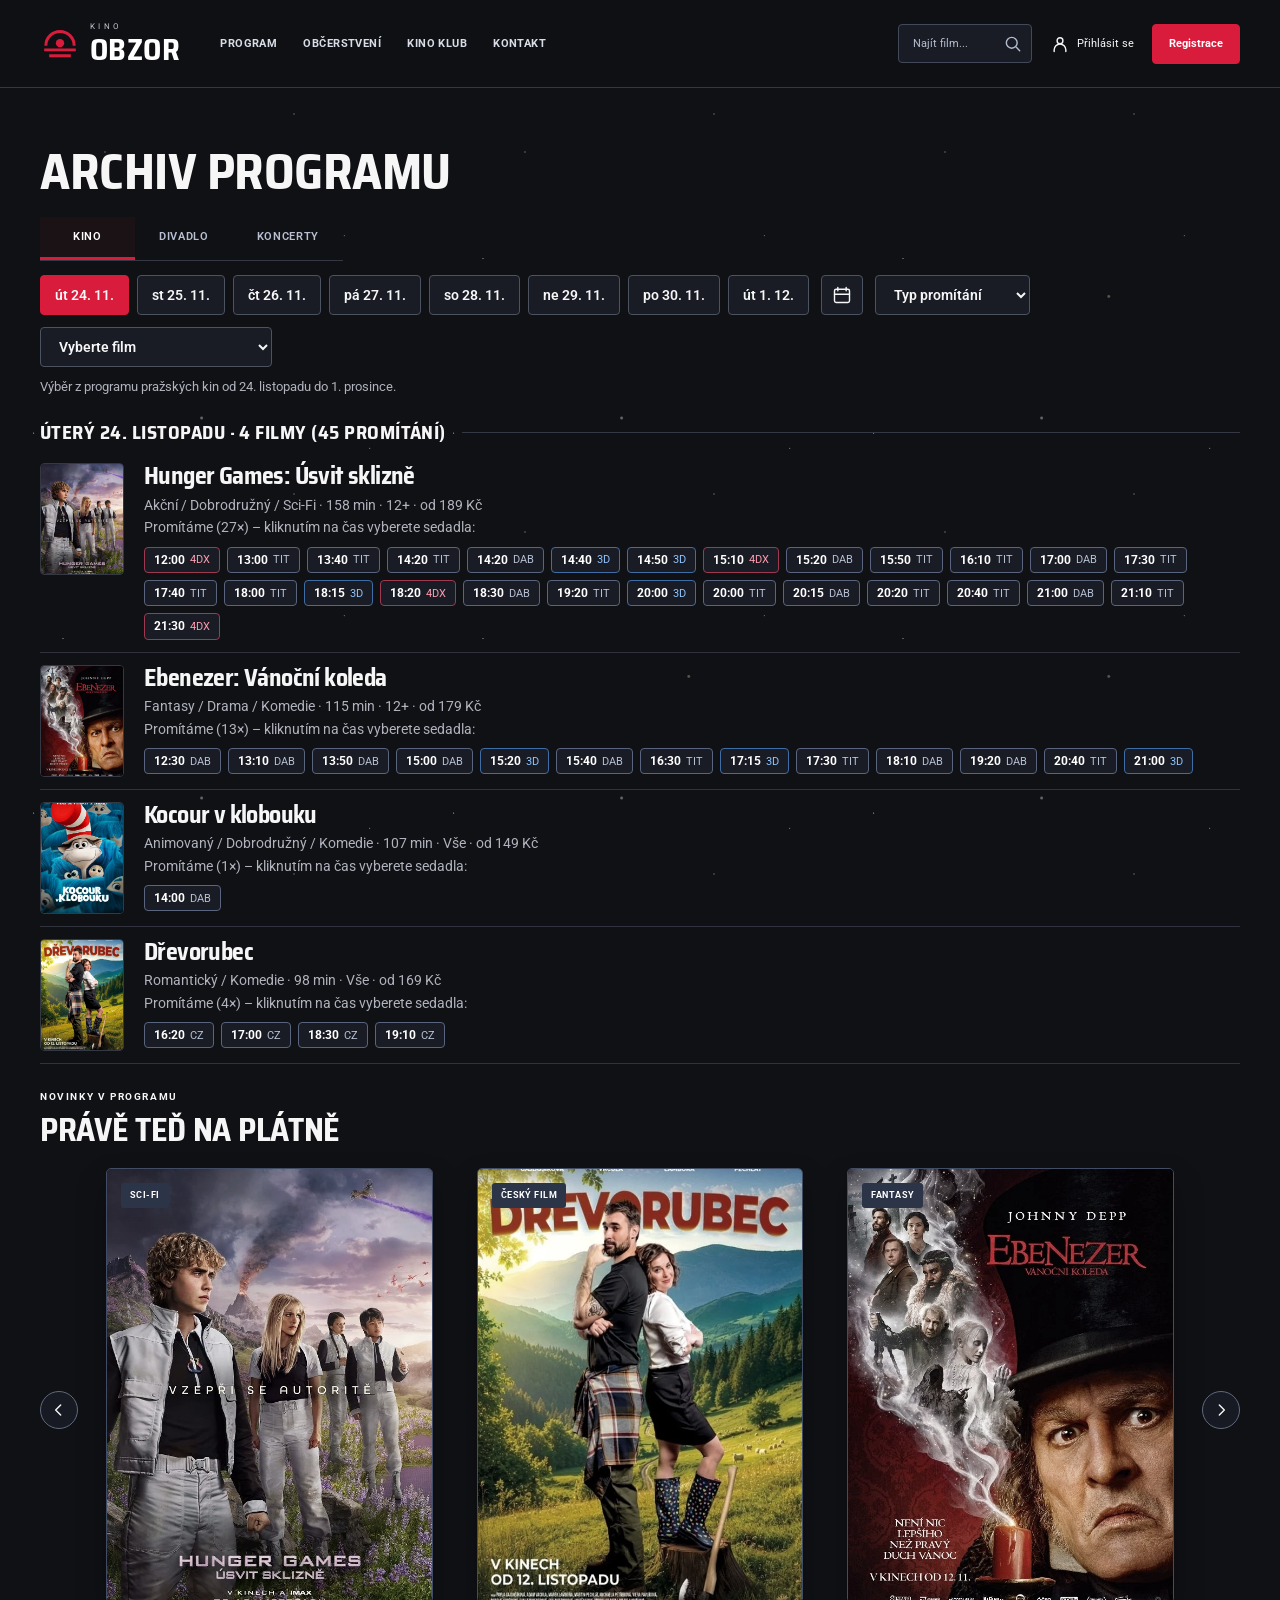
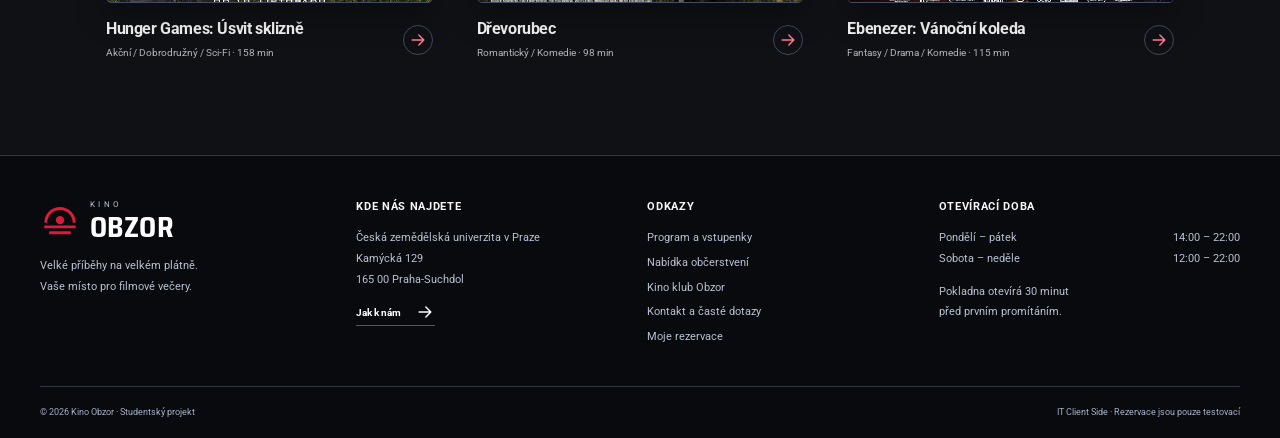
<file: index.html>
<!DOCTYPE html>
<html lang="cs">
  <head>
    <meta charset="UTF-8">
    <meta name="viewport" content="width=device-width, initial-scale=1.0">
    <meta name="description" content="Kino Obzor – aktuální program, filmy, divadlo a koncerty. Vyberte si projekci a rezervujte si místa.">
    <title>Kino Obzor | Velké příběhy na velkém plátně</title>
    <link rel="icon" href="assets/favicon.svg" type="image/svg+xml">
    <link rel="stylesheet" href="css/style.css">
    <script src="js/kino.js" defer></script>
    <script src="js/variant.js" defer></script><link rel="stylesheet" href="css/variant.css">
    <style>
    .poster-section {
    padding-top: 25px !important;
    padding-bottom: 30px !important;
    }
    .poster-section .poster-head {
      margin-bottom: 20px !important;
    }
  </style>
  </head>
  <body class="page-index">
    <header class="site-header">
      <div class="container header-inner">
        <a class="brand" href="index.html">
          <svg viewBox="0 0 48 48">
            <path d="M7 26a17 17 0 0 1 34 0" fill="none" stroke="#d91b3c" stroke-width="3.5"></path>
            <path d="M5 31h38M11 38h26" stroke="#d91b3c" stroke-width="3.5"></path>
            <circle cx="24" cy="23" r="5" fill="#d91b3c"></circle>
          </svg>
          <span class="brand-name">
            <small>KINO</small>
            <b>OBZOR</b>
          </span>
        </a>
        <nav class="desktop-nav">
          <a href="program.html">Program</a>
          <a href="obcerstveni.html">Občerstvení</a>
          <a href="kino-klub.html">Kino klub</a>
          <a href="kontakt.html">Kontakt</a>
        </nav>
        <div class="header-actions">
          <form class="header-search" action="program.html">
            <input id="header-query" name="q" placeholder="Najít film..." maxlength="80">
            <button type="submit" aria-label="Hledat">
              <svg class="icon" viewBox="0 0 24 24">
                <circle cx="10.5" cy="10.5" r="6.5"></circle>
                <path d="m16 16 4 4"></path>
              </svg>
            </button>
          </form>
          <button type="button" class="login-link" data-auth="login">
            <svg class="icon" viewBox="0 0 24 24">
              <circle cx="12" cy="8" r="3.5"></circle>
              <path d="M5 21v-2a7 7 0 0 1 14 0v2"></path>
            </svg>
            <span>Přihlásit se</span>
          </button>
          <button type="button" class="btn" data-auth="register">Registrace</button>
          <button type="button" class="menu-button" aria-expanded="false">
            <svg class="icon" viewBox="0 0 24 24">
              <path d="M4 6h16M4 12h16M4 18h16"></path>
            </svg>
            Menu
          </button>
        </div>
      </div>
      <nav id="mobile-nav" class="mobile-nav">
        <a href="program.html">Program</a>
        <a href="obcerstveni.html">Občerstvení</a>
        <a href="kino-klub.html">Kino klub</a>
        <a href="kontakt.html">Kontakt</a>
        <button type="button" data-auth="register">Vytvořit účet</button>
        <a href="ucet.html">Moje rezervace</a>
      </nav>
    </header>
    <main id="main-content">
      <div class="container hero-wrap">
        <section class="schedule" id="program"><h1 id="schedule-title">Aktuálně hrajeme</h1><div class="segmented" aria-label="Druh události"><button type="button" data-kind="kino" aria-pressed="true">Kino</button><button type="button" data-kind="divadlo" aria-pressed="false">Divadlo</button><button type="button" data-kind="koncert" aria-pressed="false">Koncerty</button></div><div class="tools"><div id="day-tabs" aria-label="Začátek programu"></div><label class="calendar" title="Vybrat datum"><svg class="icon" viewBox="0 0 24 24"><rect x="3" y="5" width="18" height="16" rx="2"/><path d="M7 3v4m10-4v4M3 11h18"/></svg><input type="date" id="calendar" aria-label="Vybrat datum"></label><select id="format" aria-label="Typ promítání"><option value="">Typ promítání</option><option>2D</option><option>3D</option><option>4DX 2D</option></select><select id="film" aria-label="Vyberte film"><option value="">Vyberte film</option></select></div><p id="period" class="muted"></p><div id="lineup" aria-live="polite"></div><nav class="pagination" id="pages" aria-label="Stránkování programu"></nav></section>

<section class="poster-section">
          <div class="section-top poster-head">
            <div>
              <span class="section-label">Novinky v programu</span>
              <h2>Právě teď na plátně</h2>
            </div>
            <div class="carousel-controls">
              <button type="button" class="icon-btn" id="poster-prev" aria-label="Předchozí filmy">
                <svg class="icon" viewBox="0 0 24 24">
                  <path d="m14 6-6 6 6 6"></path>
                </svg>
              </button>
              <button type="button" class="icon-btn" id="poster-next" aria-label="Další filmy">
                <svg class="icon" viewBox="0 0 24 24">
                  <path d="m10 6 6 6-6 6"></path>
                </svg>
              </button>
            </div>
          </div>
          <div class="poster-track" id="poster-track"></div>
        </section>
      </div>
    </main>
    <footer class="site-footer">
      <div class="container">
        <div class="footer-grid">
          <div>
            <a class="brand" href="index.html">
              <svg viewBox="0 0 48 48">
                <path d="M7 26a17 17 0 0 1 34 0" fill="none" stroke="#d91b3c" stroke-width="3.5"></path>
                <path d="M5 31h38M11 38h26" stroke="#d91b3c" stroke-width="3.5"></path>
                <circle cx="24" cy="23" r="5" fill="#d91b3c"></circle>
              </svg>
              <span class="brand-name">
                <small>KINO</small>
                <b>OBZOR</b>
              </span>
            </a>
            <p>
              Velké příběhy na velkém plátně.<br>
              Vaše místo pro filmové večery.
            </p>
          </div>
          <div>
            <h3>Kde nás najdete</h3>
            <p>
              Česká zemědělská univerzita v Praze<br>
              Kamýcká 129<br>
              165 00 Praha-Suchdol
            </p>
            <a href="kontakt.html" class="text-link">
              Jak k nám
              <svg class="icon" viewBox="0 0 24 24">
                <path d="M5 12h14m-6-6 6 6-6 6"></path>
              </svg>
            </a>
          </div>
          <div>
            <h3>Odkazy</h3>
            <div class="footer-links">
              <a href="program.html">Program a vstupenky</a>
              <a href="obcerstveni.html">Nabídka občerstvení</a>
              <a href="kino-klub.html">Kino klub Obzor</a>
              <a href="kontakt.html">Kontakt a časté dotazy</a>
              <a href="ucet.html">Moje rezervace</a>
            </div>
          </div>
          <div>
            <h3>Otevírací doba</h3>
            <p class="footer-hours">
              <span>Pondělí – pátek</span>
              <span>14:00 – 22:00</span>
            </p>
            <p class="footer-hours">
              <span>Sobota – neděle</span>
              <span>12:00 – 22:00</span>
            </p>
            <p class="opening-note">
              Pokladna otevírá 30 minut<br>
              před prvním promítáním.
            </p>
          </div>
        </div>
        <div class="footer-bottom">
          <span>© 2026 Kino Obzor · Studentský projekt</span>
          <span>IT Client Side · Rezervace jsou pouze testovací</span>
        </div>
      </div>
    </footer>
    <dialog id="auth-dialog" class="dialog">
      <button type="button" class="dialog-close" data-close-dialog aria-label="Zavřít">
        <svg class="icon" viewBox="0 0 24 24">
          <path d="m6 6 12 12M6 18 18 6"></path>
        </svg>
      </button>
      <span class="section-label">Kino klub Obzor</span>
      <h2 id="auth-title">Přihlášení</h2>
      <p id="auth-description">Přihlaste se ke svému účtu a spravujte své rezervace.</p>
      <form id="auth-form" novalidate>
        <div class="form-field" id="auth-name-field" hidden>
          <label for="auth-name">Jméno</label>
          <input id="auth-name" name="name" maxlength="60">
          <span class="form-error" id="auth-name-error"></span>
        </div>
        <div class="form-field">
          <label for="auth-email">E-mail</label>
          <input id="auth-email" name="email" type="email" required placeholder="vas@email.cz">
          <span class="form-error" id="auth-email-error"></span>
        </div>
        <div class="form-field" id="auth-password-field">
          <label for="auth-password">Heslo</label>
          <input id="auth-password" name="password" type="password" required minlength="6" placeholder="Alespoň 6 znaků">
          <span class="form-error" id="auth-password-error"></span>
        </div>
        <div class="form-field" id="auth-confirm-field" hidden>
          <label for="auth-confirm">Heslo znovu</label>
          <input id="auth-confirm" name="confirm" type="password">
          <span class="form-error" id="auth-confirm-error"></span>
        </div>
        <button class="forgot-button" type="button" data-auth="reset">Zapomenuté heslo?</button>
        <div id="auth-error" class="form-error"></div>
        <button id="auth-submit" type="submit" class="btn full-width">Přihlásit se</button>
      </form>
      <div id="auth-switch" class="dialog-switch"></div>
      <p class="demo-note">
        Účet se ukládá pouze lokálně v prohlížeči (localStorage).
      </p>
    </dialog>
    <dialog id="trailer-dialog" class="dialog trailer-dialog">
      <button type="button" class="dialog-close" data-close-dialog aria-label="Zavřít">
        <svg class="icon" viewBox="0 0 24 24">
          <path d="m6 6 12 12M6 18 18 6"></path>
        </svg>
      </button>
      <span class="section-label">Ukázka filmu</span>
      <h2 id="trailer-title">Filmová ukázka</h2>
      <div id="trailer-content"></div>
      <p class="trailer-note">Textová upoutávka k filmu.</p>
    </dialog>
    <div id="toast" class="toast" hidden></div>
  </body>
</html>
</file>
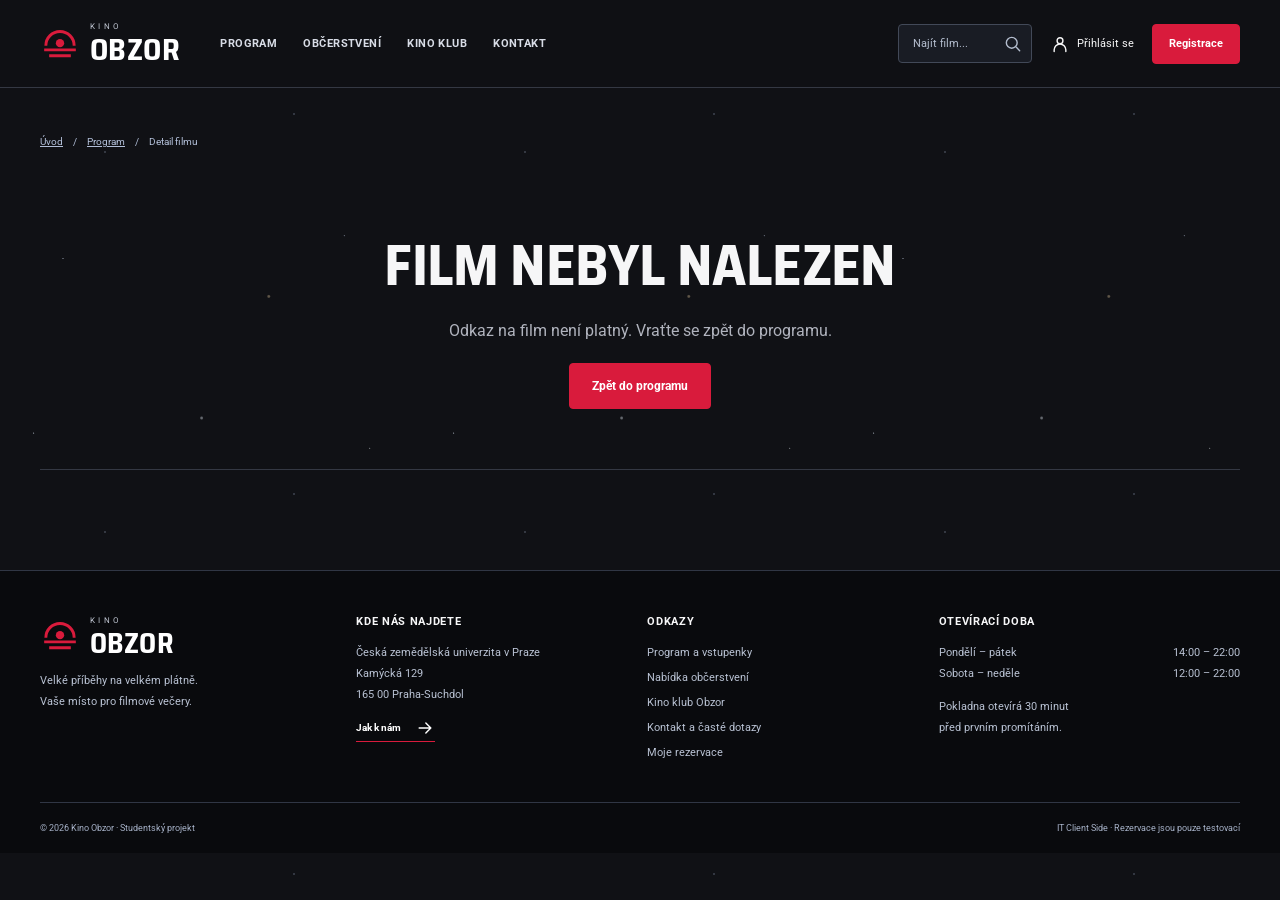
<file: film.html>
<!DOCTYPE html>
<html lang="cs">
  <head>
    <meta charset="UTF-8">
    <meta name="viewport" content="width=device-width, initial-scale=1.0">
    <meta name="description" content="Detail filmu, obsazení, popis děje a přehled nejbližších promítání v Kinu Obzor.">
    <title>Detail filmu | Kino Obzor</title>
    <link rel="icon" href="assets/favicon.svg" type="image/svg+xml">
    <link rel="stylesheet" href="css/style.css">
    <script src="js/kino.js" defer></script>
  </head>
  <body class="page-film">
    <header class="site-header">
      <div class="container header-inner">
        <a class="brand" href="index.html">
          <svg viewBox="0 0 48 48">
            <path d="M7 26a17 17 0 0 1 34 0" fill="none" stroke="#d91b3c" stroke-width="3.5"></path>
            <path d="M5 31h38M11 38h26" stroke="#d91b3c" stroke-width="3.5"></path>
            <circle cx="24" cy="23" r="5" fill="#d91b3c"></circle>
          </svg>
          <span class="brand-name">
            <small>KINO</small>
            <b>OBZOR</b>
          </span>
        </a>
        <nav class="desktop-nav">
          <a href="program.html">Program</a>
          <a href="obcerstveni.html">Občerstvení</a>
          <a href="kino-klub.html">Kino klub</a>
          <a href="kontakt.html">Kontakt</a>
        </nav>
        <div class="header-actions">
          <form class="header-search" action="program.html">
            <input id="header-query" name="q" placeholder="Najít film..." maxlength="80">
            <button type="submit" aria-label="Hledat">
              <svg class="icon" viewBox="0 0 24 24">
                <circle cx="10.5" cy="10.5" r="6.5"></circle>
                <path d="m16 16 4 4"></path>
              </svg>
            </button>
          </form>
          <button type="button" class="login-link" data-auth="login">
            <svg class="icon" viewBox="0 0 24 24">
              <circle cx="12" cy="8" r="3.5"></circle>
              <path d="M5 21v-2a7 7 0 0 1 14 0v2"></path>
            </svg>
            <span>Přihlásit se</span>
          </button>
          <button type="button" class="btn" data-auth="register">Registrace</button>
          <button type="button" class="menu-button" aria-expanded="false">
            <svg class="icon" viewBox="0 0 24 24">
              <path d="M4 6h16M4 12h16M4 18h16"></path>
            </svg>
            Menu
          </button>
        </div>
      </div>
      <nav id="mobile-nav" class="mobile-nav">
        <a href="program.html">Program</a>
        <a href="obcerstveni.html">Občerstvení</a>
        <a href="kino-klub.html">Kino klub</a>
        <a href="kontakt.html">Kontakt</a>
        <button type="button" data-auth="register">Vytvořit účet</button>
        <a href="ucet.html">Moje rezervace</a>
      </nav>
    </header>
    <main id="main-content">
      <div class="container page-heading">
        <div class="breadcrumb">
          <a href="index.html">Úvod</a>
          <span>/</span>
          <a href="program.html">Program</a>
          <span>/</span>
          <span id="film-breadcrumb">Detail filmu</span>
        </div>
        <div id="film-root"></div>
      </div>
    </main>
    <footer class="site-footer">
      <div class="container">
        <div class="footer-grid">
          <div>
            <a class="brand" href="index.html">
              <svg viewBox="0 0 48 48">
                <path d="M7 26a17 17 0 0 1 34 0" fill="none" stroke="#d91b3c" stroke-width="3.5"></path>
                <path d="M5 31h38M11 38h26" stroke="#d91b3c" stroke-width="3.5"></path>
                <circle cx="24" cy="23" r="5" fill="#d91b3c"></circle>
              </svg>
              <span class="brand-name">
                <small>KINO</small>
                <b>OBZOR</b>
              </span>
            </a>
            <p>
              Velké příběhy na velkém plátně.<br>
              Vaše místo pro filmové večery.
            </p>
          </div>
          <div>
            <h3>Kde nás najdete</h3>
            <p>
              Česká zemědělská univerzita v Praze<br>
              Kamýcká 129<br>
              165 00 Praha-Suchdol
            </p>
            <a href="kontakt.html" class="text-link">
              Jak k nám
              <svg class="icon" viewBox="0 0 24 24">
                <path d="M5 12h14m-6-6 6 6-6 6"></path>
              </svg>
            </a>
          </div>
          <div>
            <h3>Odkazy</h3>
            <div class="footer-links">
              <a href="program.html">Program a vstupenky</a>
              <a href="obcerstveni.html">Nabídka občerstvení</a>
              <a href="kino-klub.html">Kino klub Obzor</a>
              <a href="kontakt.html">Kontakt a časté dotazy</a>
              <a href="ucet.html">Moje rezervace</a>
            </div>
          </div>
          <div>
            <h3>Otevírací doba</h3>
            <p class="footer-hours">
              <span>Pondělí – pátek</span>
              <span>14:00 – 22:00</span>
            </p>
            <p class="footer-hours">
              <span>Sobota – neděle</span>
              <span>12:00 – 22:00</span>
            </p>
            <p class="opening-note">
              Pokladna otevírá 30 minut<br>
              před prvním promítáním.
            </p>
          </div>
        </div>
        <div class="footer-bottom">
          <span>© 2026 Kino Obzor · Studentský projekt</span>
          <span>IT Client Side · Rezervace jsou pouze testovací</span>
        </div>
      </div>
    </footer>
    <dialog id="auth-dialog" class="dialog">
      <button type="button" class="dialog-close" data-close-dialog aria-label="Zavřít">
        <svg class="icon" viewBox="0 0 24 24">
          <path d="m6 6 12 12M6 18 18 6"></path>
        </svg>
      </button>
      <span class="section-label">Kino klub Obzor</span>
      <h2 id="auth-title">Přihlášení</h2>
      <p id="auth-description">Přihlaste se ke svému účtu a spravujte své rezervace.</p>
      <form id="auth-form" novalidate>
        <div class="form-field" id="auth-name-field" hidden>
          <label for="auth-name">Jméno</label>
          <input id="auth-name" name="name" maxlength="60">
          <span class="form-error" id="auth-name-error"></span>
        </div>
        <div class="form-field">
          <label for="auth-email">E-mail</label>
          <input id="auth-email" name="email" type="email" required placeholder="vas@email.cz">
          <span class="form-error" id="auth-email-error"></span>
        </div>
        <div class="form-field" id="auth-password-field">
          <label for="auth-password">Heslo</label>
          <input id="auth-password" name="password" type="password" required minlength="6" placeholder="Alespoň 6 znaků">
          <span class="form-error" id="auth-password-error"></span>
        </div>
        <div class="form-field" id="auth-confirm-field" hidden>
          <label for="auth-confirm">Heslo znovu</label>
          <input id="auth-confirm" name="confirm" type="password">
          <span class="form-error" id="auth-confirm-error"></span>
        </div>
        <button class="forgot-button" type="button" data-auth="reset">Zapomenuté heslo?</button>
        <div id="auth-error" class="form-error"></div>
        <button id="auth-submit" type="submit" class="btn full-width">Přihlásit se</button>
      </form>
      <div id="auth-switch" class="dialog-switch"></div>
      <p class="demo-note">
        Účet se ukládá pouze lokálně v prohlížeči (localStorage).
      </p>
    </dialog>
    <dialog id="trailer-dialog" class="dialog trailer-dialog">
      <button type="button" class="dialog-close" data-close-dialog aria-label="Zavřít">
        <svg class="icon" viewBox="0 0 24 24">
          <path d="m6 6 12 12M6 18 18 6"></path>
        </svg>
      </button>
      <span class="section-label">Ukázka filmu</span>
      <h2 id="trailer-title">Filmová ukázka</h2>
      <div id="trailer-content"></div>
      <p class="trailer-note">Textová upoutávka k filmu.</p>
    </dialog>
    <div id="toast" class="toast" hidden></div>
  </body>
</html>
</file>
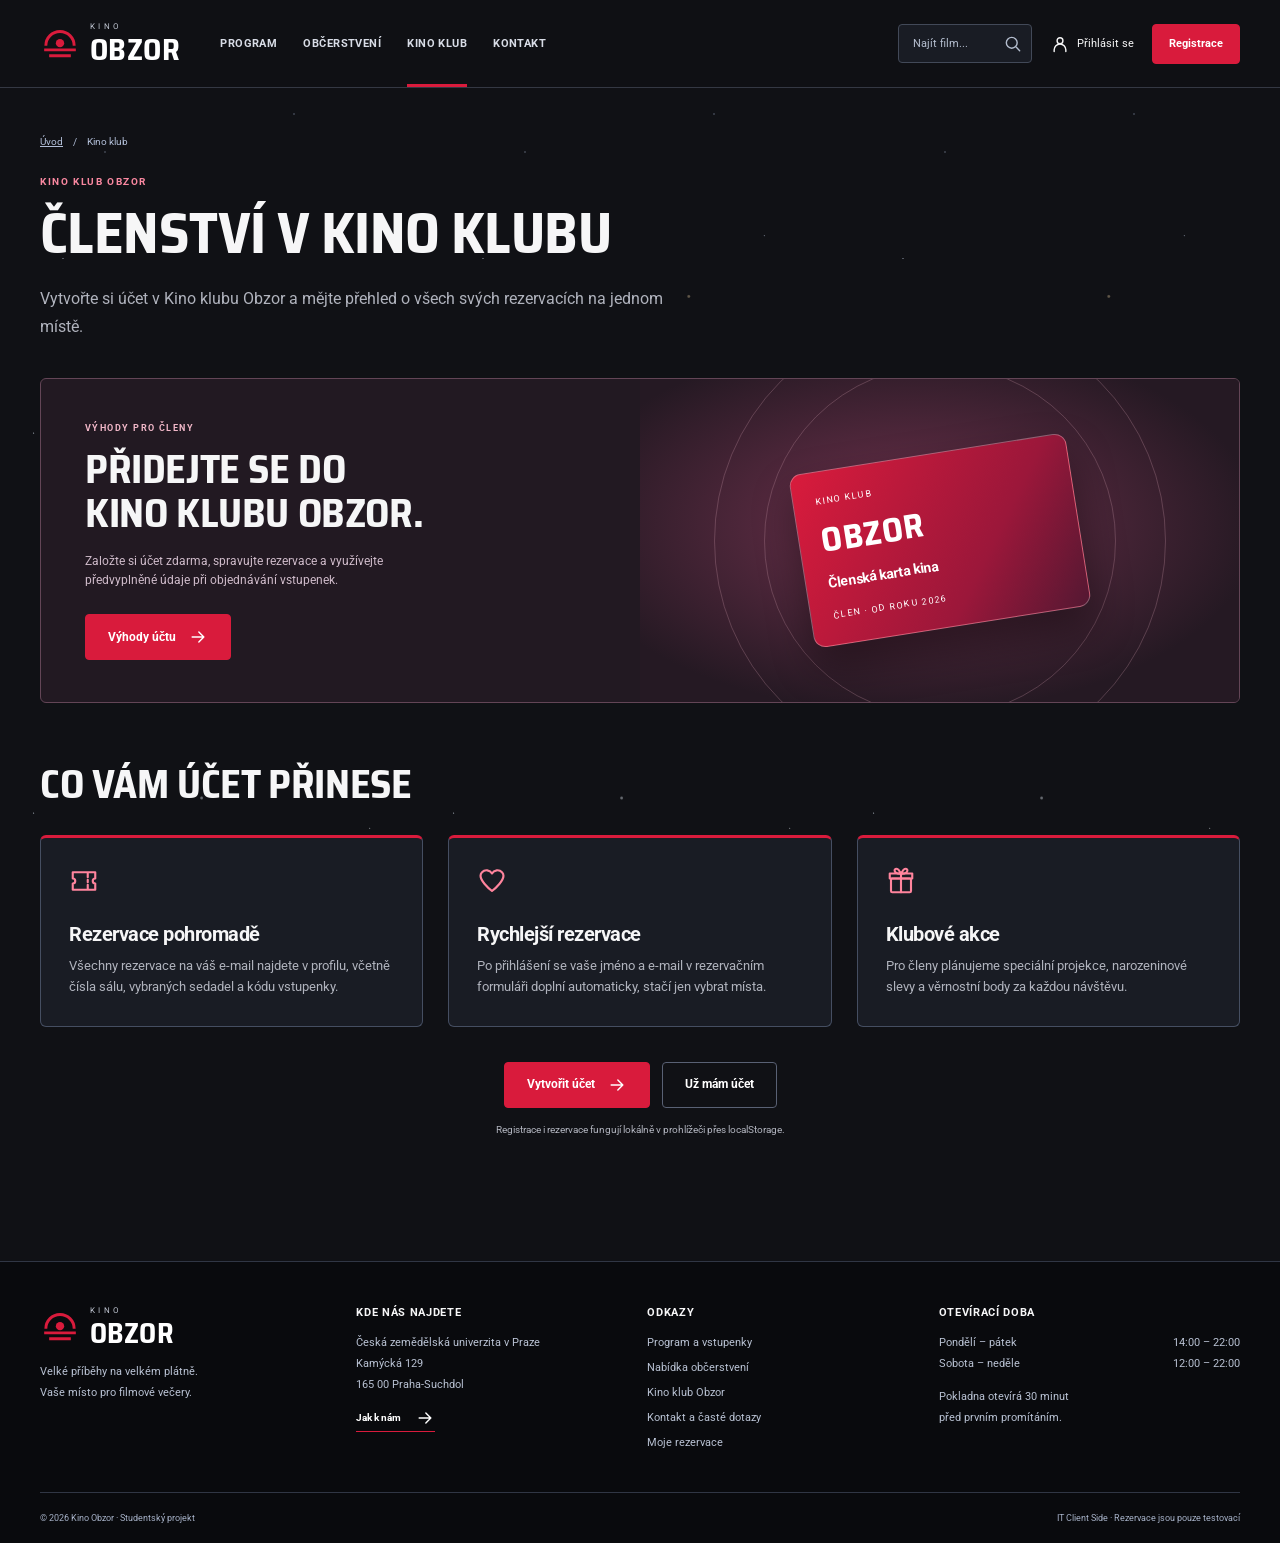
<file: kino-klub.html>
<!DOCTYPE html>
<html lang="cs">
  <head>
    <meta charset="UTF-8">
    <meta name="viewport" content="width=device-width, initial-scale=1.0">
    <meta name="description" content="Kino klub Obzor – registrace, správa rezervací a výhody pro členy.">
    <title>Kino klub Obzor | Členství a výhody</title>
    <link rel="icon" href="assets/favicon.svg" type="image/svg+xml">
    <link rel="stylesheet" href="css/style.css">
    <script src="js/kino.js" defer></script>
  </head>
  <body class="page-kino-klub">
    <header class="site-header">
      <div class="container header-inner">
        <a class="brand" href="index.html">
          <svg viewBox="0 0 48 48">
            <path d="M7 26a17 17 0 0 1 34 0" fill="none" stroke="#d91b3c" stroke-width="3.5"></path>
            <path d="M5 31h38M11 38h26" stroke="#d91b3c" stroke-width="3.5"></path>
            <circle cx="24" cy="23" r="5" fill="#d91b3c"></circle>
          </svg>
          <span class="brand-name">
            <small>KINO</small>
            <b>OBZOR</b>
          </span>
        </a>
        <nav class="desktop-nav">
          <a href="program.html">Program</a>
          <a href="obcerstveni.html">Občerstvení</a>
          <a href="kino-klub.html" aria-current="page">Kino klub</a>
          <a href="kontakt.html">Kontakt</a>
        </nav>
        <div class="header-actions">
          <form class="header-search" action="program.html">
            <input id="header-query" name="q" placeholder="Najít film..." maxlength="80">
            <button type="submit" aria-label="Hledat">
              <svg class="icon" viewBox="0 0 24 24">
                <circle cx="10.5" cy="10.5" r="6.5"></circle>
                <path d="m16 16 4 4"></path>
              </svg>
            </button>
          </form>
          <button type="button" class="login-link" data-auth="login">
            <svg class="icon" viewBox="0 0 24 24">
              <circle cx="12" cy="8" r="3.5"></circle>
              <path d="M5 21v-2a7 7 0 0 1 14 0v2"></path>
            </svg>
            <span>Přihlásit se</span>
          </button>
          <button type="button" class="btn" data-auth="register">Registrace</button>
          <button type="button" class="menu-button" aria-expanded="false">
            <svg class="icon" viewBox="0 0 24 24">
              <path d="M4 6h16M4 12h16M4 18h16"></path>
            </svg>
            Menu
          </button>
        </div>
      </div>
      <nav id="mobile-nav" class="mobile-nav">
        <a href="program.html">Program</a>
        <a href="obcerstveni.html">Občerstvení</a>
        <a href="kino-klub.html" aria-current="page">Kino klub</a>
        <a href="kontakt.html">Kontakt</a>
        <button type="button" data-auth="register">Vytvořit účet</button>
        <a href="ucet.html">Moje rezervace</a>
      </nav>
    </header>
    <main id="main-content">
      <div class="container page-heading">
        <div class="breadcrumb">
          <a href="index.html">Úvod</a>
          <span>/</span>
          <span>Kino klub</span>
        </div>
        <span class="section-label">Kino klub Obzor</span>
        <h1>Členství v Kino klubu</h1>
        <p class="lead muted">
          Vytvořte si účet v Kino klubu Obzor a mějte přehled o všech svých rezervacích na jednom místě.
        </p>
      </div>
      <div class="container">
        <section class="club-banner">
          <div class="club-content">
            <span class="section-label">Výhody pro členy</span>
            <h2 id="club-title">
              Přidejte se do<br>
              Kino klubu Obzor.
            </h2>
            <p>
              Založte si účet zdarma, spravujte rezervace a využívejte předvyplněné údaje při objednávání vstupenek.
            </p>
            <a class="btn" href="#klub-vyhody">
              Výhody účtu
              <svg class="icon" viewBox="0 0 24 24">
                <path d="M5 12h14m-6-6 6 6-6 6"></path>
              </svg>
            </a>
          </div>
          <div class="club-art">
            <div class="member-card">
              <small>KINO KLUB</small>
              <b>OBZOR</b>
              <span>Členská karta kina</span>
              <small>ČLEN · OD ROKU 2026</small>
            </div>
          </div>
        </section>

        <section class="section" id="klub-vyhody">
          <div class="section-top"><h2>Co vám účet přinese</h2></div>
          <div class="benefit-grid">
            <article class="benefit">
              <svg class="icon" viewBox="0 0 24 24">
                <path d="M3 5h18v5a2 2 0 0 0 0 4v5H3v-5a2 2 0 0 0 0-4zM15 6v3m0 2v2m0 2v3"></path>
              </svg>
              <h3>Rezervace pohromadě</h3>
              <p>
                Všechny rezervace na váš e-mail najdete v profilu, včetně čísla sálu, vybraných sedadel a kódu vstupenky.
              </p>
            </article>
            <article class="benefit">
              <svg class="icon" viewBox="0 0 24 24">
                <path d="M20 5a5 5 0 0 0-8 1 5 5 0 0 0-8-1c-5 5 8 15 8 15S25 10 20 5z"></path>
              </svg>
              <h3>Rychlejší rezervace</h3>
              <p>
                Po přihlášení se vaše jméno a e-mail v rezervačním formuláři doplní automaticky, stačí jen vybrat místa.
              </p>
            </article>
            <article class="benefit">
              <svg class="icon" viewBox="0 0 24 24">
                <rect x="4" y="10" width="16" height="11" rx="1"></rect>
                <path d="M3 6h18v4H3zM12 6v15"></path>
                <path d="M12 6C5 7 6 0 10 3zm0 0c7 1 6-6 2-3z"></path>
              </svg>
              <h3>Klubové akce</h3>
              <p>
                Pro členy plánujeme speciální projekce, narozeninové slevy a věrnostní body za každou návštěvu.
              </p>
            </article>
          </div>
          <div class="action-row club-actions">
            <button type="button" class="btn" data-auth="register">
              Vytvořit účet
              <svg class="icon" viewBox="0 0 24 24">
                <path d="M5 12h14m-6-6 6 6-6 6"></path>
              </svg>
            </button>
            <button type="button" class="btn btn-ghost" data-auth="login">Už mám účet</button>
          </div>
          <p class="demo-note centered-note">
            Registrace i rezervace fungují lokálně v prohlížeči přes localStorage.
          </p>
        </section>
      </div>
    </main>
    <footer class="site-footer">
      <div class="container">
        <div class="footer-grid">
          <div>
            <a class="brand" href="index.html">
              <svg viewBox="0 0 48 48">
                <path d="M7 26a17 17 0 0 1 34 0" fill="none" stroke="#d91b3c" stroke-width="3.5"></path>
                <path d="M5 31h38M11 38h26" stroke="#d91b3c" stroke-width="3.5"></path>
                <circle cx="24" cy="23" r="5" fill="#d91b3c"></circle>
              </svg>
              <span class="brand-name">
                <small>KINO</small>
                <b>OBZOR</b>
              </span>
            </a>
            <p>
              Velké příběhy na velkém plátně.<br>
              Vaše místo pro filmové večery.
            </p>
          </div>
          <div>
            <h3>Kde nás najdete</h3>
            <p>
              Česká zemědělská univerzita v Praze<br>
              Kamýcká 129<br>
              165 00 Praha-Suchdol
            </p>
            <a href="kontakt.html" class="text-link">
              Jak k nám
              <svg class="icon" viewBox="0 0 24 24">
                <path d="M5 12h14m-6-6 6 6-6 6"></path>
              </svg>
            </a>
          </div>
          <div>
            <h3>Odkazy</h3>
            <div class="footer-links">
              <a href="program.html">Program a vstupenky</a>
              <a href="obcerstveni.html">Nabídka občerstvení</a>
              <a href="kino-klub.html">Kino klub Obzor</a>
              <a href="kontakt.html">Kontakt a časté dotazy</a>
              <a href="ucet.html">Moje rezervace</a>
            </div>
          </div>
          <div>
            <h3>Otevírací doba</h3>
            <p class="footer-hours">
              <span>Pondělí – pátek</span>
              <span>14:00 – 22:00</span>
            </p>
            <p class="footer-hours">
              <span>Sobota – neděle</span>
              <span>12:00 – 22:00</span>
            </p>
            <p class="opening-note">
              Pokladna otevírá 30 minut<br>
              před prvním promítáním.
            </p>
          </div>
        </div>
        <div class="footer-bottom">
          <span>© 2026 Kino Obzor · Studentský projekt</span>
          <span>IT Client Side · Rezervace jsou pouze testovací</span>
        </div>
      </div>
    </footer>
    <dialog id="auth-dialog" class="dialog">
      <button type="button" class="dialog-close" data-close-dialog aria-label="Zavřít">
        <svg class="icon" viewBox="0 0 24 24">
          <path d="m6 6 12 12M6 18 18 6"></path>
        </svg>
      </button>
      <span class="section-label">Kino klub Obzor</span>
      <h2 id="auth-title">Přihlášení</h2>
      <p id="auth-description">Přihlaste se ke svému účtu a spravujte své rezervace.</p>
      <form id="auth-form" novalidate>
        <div class="form-field" id="auth-name-field" hidden>
          <label for="auth-name">Jméno</label>
          <input id="auth-name" name="name" maxlength="60">
          <span class="form-error" id="auth-name-error"></span>
        </div>
        <div class="form-field">
          <label for="auth-email">E-mail</label>
          <input id="auth-email" name="email" type="email" required placeholder="vas@email.cz">
          <span class="form-error" id="auth-email-error"></span>
        </div>
        <div class="form-field" id="auth-password-field">
          <label for="auth-password">Heslo</label>
          <input id="auth-password" name="password" type="password" required minlength="6" placeholder="Alespoň 6 znaků">
          <span class="form-error" id="auth-password-error"></span>
        </div>
        <div class="form-field" id="auth-confirm-field" hidden>
          <label for="auth-confirm">Heslo znovu</label>
          <input id="auth-confirm" name="confirm" type="password">
          <span class="form-error" id="auth-confirm-error"></span>
        </div>
        <button class="forgot-button" type="button" data-auth="reset">Zapomenuté heslo?</button>
        <div id="auth-error" class="form-error"></div>
        <button id="auth-submit" type="submit" class="btn full-width">Přihlásit se</button>
      </form>
      <div id="auth-switch" class="dialog-switch"></div>
      <p class="demo-note">
        Účet se ukládá pouze lokálně v prohlížeči (localStorage).
      </p>
    </dialog>
    <div id="toast" class="toast" hidden></div>
  </body>
</html>
</file>
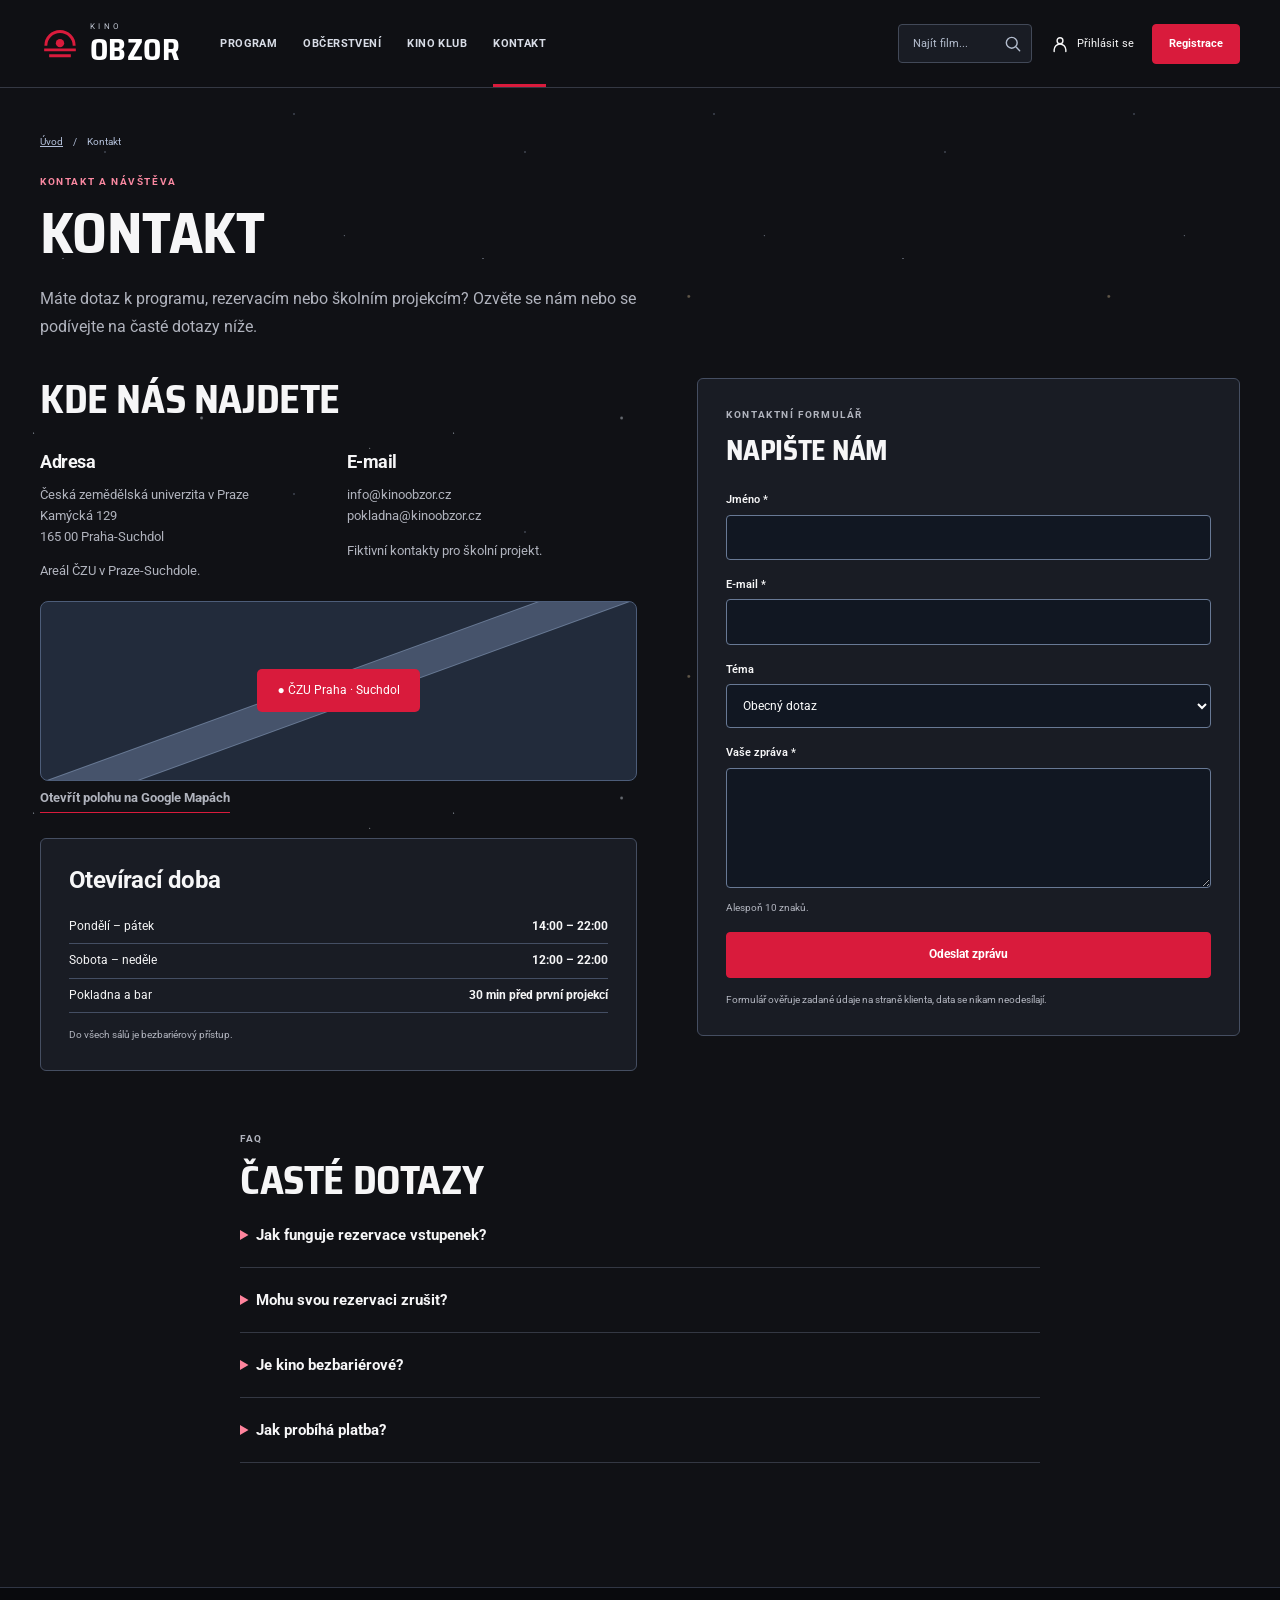
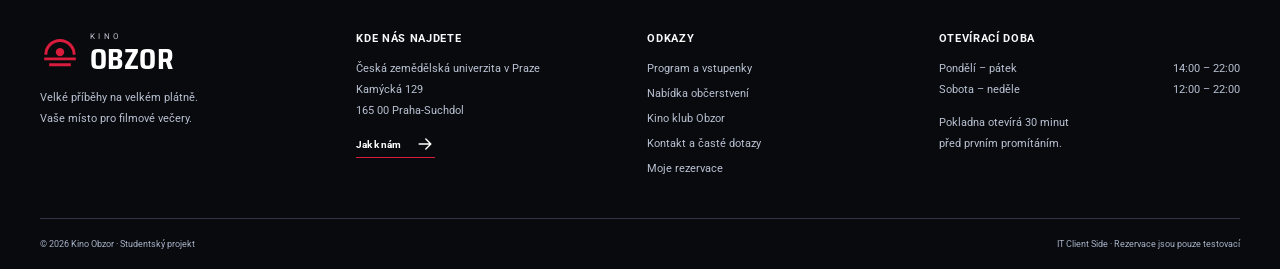
<file: kontakt.html>
<!DOCTYPE html>
<html lang="cs">
  <head>
    <meta charset="UTF-8">
    <meta name="viewport" content="width=device-width, initial-scale=1.0">
    <meta name="description" content="Adresa, otevírací doba, kontaktní formulář a časté dotazy ke Kinu Obzor.">
    <title>Kontakt a časté dotazy | Kino Obzor</title>
    <link rel="icon" href="assets/favicon.svg" type="image/svg+xml">
    <link rel="stylesheet" href="css/style.css">
    <script src="js/kino.js" defer></script>
  </head>
  <body class="page-kontakt">
    <header class="site-header">
      <div class="container header-inner">
        <a class="brand" href="index.html">
          <svg viewBox="0 0 48 48">
            <path d="M7 26a17 17 0 0 1 34 0" fill="none" stroke="#d91b3c" stroke-width="3.5"></path>
            <path d="M5 31h38M11 38h26" stroke="#d91b3c" stroke-width="3.5"></path>
            <circle cx="24" cy="23" r="5" fill="#d91b3c"></circle>
          </svg>
          <span class="brand-name">
            <small>KINO</small>
            <b>OBZOR</b>
          </span>
        </a>
        <nav class="desktop-nav">
          <a href="program.html">Program</a>
          <a href="obcerstveni.html">Občerstvení</a>
          <a href="kino-klub.html">Kino klub</a>
          <a href="kontakt.html" aria-current="page">Kontakt</a>
        </nav>
        <div class="header-actions">
          <form class="header-search" action="program.html">
            <input id="header-query" name="q" placeholder="Najít film..." maxlength="80">
            <button type="submit" aria-label="Hledat">
              <svg class="icon" viewBox="0 0 24 24">
                <circle cx="10.5" cy="10.5" r="6.5"></circle>
                <path d="m16 16 4 4"></path>
              </svg>
            </button>
          </form>
          <button type="button" class="login-link" data-auth="login">
            <svg class="icon" viewBox="0 0 24 24">
              <circle cx="12" cy="8" r="3.5"></circle>
              <path d="M5 21v-2a7 7 0 0 1 14 0v2"></path>
            </svg>
            <span>Přihlásit se</span>
          </button>
          <button type="button" class="btn" data-auth="register">Registrace</button>
          <button type="button" class="menu-button" aria-expanded="false">
            <svg class="icon" viewBox="0 0 24 24">
              <path d="M4 6h16M4 12h16M4 18h16"></path>
            </svg>
            Menu
          </button>
        </div>
      </div>
      <nav id="mobile-nav" class="mobile-nav">
        <a href="program.html">Program</a>
        <a href="obcerstveni.html">Občerstvení</a>
        <a href="kino-klub.html">Kino klub</a>
        <a href="kontakt.html" aria-current="page">Kontakt</a>
        <button type="button" data-auth="register">Vytvořit účet</button>
        <a href="ucet.html">Moje rezervace</a>
      </nav>
    </header>
    <main id="main-content">
      <div class="container page-heading">
        <div class="breadcrumb">
          <a href="index.html">Úvod</a>
          <span>/</span>
          <span>Kontakt</span>
        </div>
        <span class="section-label">Kontakt a návštěva</span>
        <h1>Kontakt</h1>
        <p class="lead muted">
          Máte dotaz k programu, rezervacím nebo školním projekcím? Ozvěte se nám nebo se podívejte na časté dotazy níže.
        </p>
      </div>
      <div class="container">
        <div class="content-grid">
          <section>
            <h2>Kde nás najdete</h2>
            <div class="contact-cards">
              <div>
                <h3>Adresa</h3>
                <p class="muted opening-note">
                  Česká zemědělská univerzita v Praze<br>
                  Kamýcká 129<br>
                  165 00 Praha-Suchdol
                </p>
                <p class="demo-note">Areál ČZU v Praze-Suchdole.</p>
              </div>
              <div>
                <h3>E-mail</h3>
                <p class="muted opening-note">
                  info@kinoobzor.cz<br>
                  pokladna@kinoobzor.cz
                </p>
                <p class="demo-note">Fiktivní kontakty pro školní projekt.</p>
              </div>
            </div>
            <div class="map-illustration">
              <span class="map-pin">● ČZU Praha · Suchdol</span>
            </div>
            <p class="map-caption">
              <a class="text-link" href="https://www.google.com/maps/search/?api=1&amp;query=50.129976,14.373707" target="_blank" rel="noopener">
                Otevřít polohu na Google Mapách
              </a>
            </p>
            <div class="info-card section-gap">
              <h3>Otevírací doba</h3>
              <ul class="contact-hours">
                <li><span>Pondělí – pátek</span><b>14:00 – 22:00</b></li>
                <li><span>Sobota – neděle</span><b>12:00 – 22:00</b></li>
                <li><span>Pokladna a bar</span><b>30 min před první projekcí</b></li>
              </ul>
              <p class="demo-note">
                Do všech sálů je bezbariérový přístup.
              </p>
            </div>
          </section>

          <section class="info-card">
            <span class="section-label muted">Kontaktní formulář</span>
            <h2 class="contact-title">Napište nám</h2>
            <form id="contact-form" novalidate>
              <div class="form-field">
                <label for="contact-name">Jméno *</label>
                <input id="contact-name" name="name" required minlength="2" maxlength="80">
                <span class="form-error" id="contact-name-error"></span>
              </div>
              <div class="form-field">
                <label for="contact-email">E-mail *</label>
                <input id="contact-email" name="email" type="email" required maxlength="120">
                <span class="form-error" id="contact-email-error"></span>
              </div>
              <div class="form-field">
                <label for="contact-topic">Téma</label>
                <select id="contact-topic" name="topic">
                  <option>Obecný dotaz</option>
                  <option>Rezervace a vstupenky</option>
                  <option>Školní projekce</option>
                  <option>Pronájem sálu</option>
                  <option>Jiné</option>
                </select>
              </div>
              <div class="form-field">
                <label for="contact-message">Vaše zpráva *</label>
                <textarea id="contact-message" name="message" required minlength="10" maxlength="1000"></textarea>
                <small>Alespoň 10 znaků.</small>
                <span class="form-error" id="contact-message-error"></span>
              </div>
              <button class="btn full-width" type="submit">Odeslat zprávu</button>
              <p class="demo-note">
                Formulář ověřuje zadané údaje na straně klienta, data se nikam neodesílají.
              </p>
              <div id="contact-result"></div>
            </form>
          </section>
        </div>

        <section class="section faq">
          <span class="section-label muted">FAQ</span>
          <h2>Časté dotazy</h2>
          <details>
            <summary>Jak funguje rezervace vstupenek?</summary>
            <p>
              Vyberte si projekci v programu, označte volná sedadla a vyplňte jméno a e-mail. Po potvrzení se zobrazí vstupenka s kódem, kterou si můžete vytisknout.
            </p>
          </details>
          <details>
            <summary>Mohu svou rezervaci zrušit?</summary>
            <p>
              Ano, po přihlášení najdete své rezervace v sekci Moje rezervace, kde je můžete jedním kliknutím zrušit.
            </p>
          </details>
          <details>
            <summary>Je kino bezbariérové?</summary>
            <p>
              Ano, všechny sály mají bezbariérový přístup. S výběrem vhodného místa vám pomůže obsluha na pokladně.
            </p>
          </details>
          <details>
            <summary>Jak probíhá platba?</summary>
            <p>
              V rámci tohoto projektu neprobíhají žádné skutečné platby, vstupenky se jen uloží v prohlížeči jako testovací rezervace.
            </p>
          </details>
        </section>
      </div>
    </main>
    <footer class="site-footer">
      <div class="container">
        <div class="footer-grid">
          <div>
            <a class="brand" href="index.html">
              <svg viewBox="0 0 48 48">
                <path d="M7 26a17 17 0 0 1 34 0" fill="none" stroke="#d91b3c" stroke-width="3.5"></path>
                <path d="M5 31h38M11 38h26" stroke="#d91b3c" stroke-width="3.5"></path>
                <circle cx="24" cy="23" r="5" fill="#d91b3c"></circle>
              </svg>
              <span class="brand-name">
                <small>KINO</small>
                <b>OBZOR</b>
              </span>
            </a>
            <p>
              Velké příběhy na velkém plátně.<br>
              Vaše místo pro filmové večery.
            </p>
          </div>
          <div>
            <h3>Kde nás najdete</h3>
            <p>
              Česká zemědělská univerzita v Praze<br>
              Kamýcká 129<br>
              165 00 Praha-Suchdol
            </p>
            <a href="kontakt.html" class="text-link">
              Jak k nám
              <svg class="icon" viewBox="0 0 24 24">
                <path d="M5 12h14m-6-6 6 6-6 6"></path>
              </svg>
            </a>
          </div>
          <div>
            <h3>Odkazy</h3>
            <div class="footer-links">
              <a href="program.html">Program a vstupenky</a>
              <a href="obcerstveni.html">Nabídka občerstvení</a>
              <a href="kino-klub.html">Kino klub Obzor</a>
              <a href="kontakt.html">Kontakt a časté dotazy</a>
              <a href="ucet.html">Moje rezervace</a>
            </div>
          </div>
          <div>
            <h3>Otevírací doba</h3>
            <p class="footer-hours">
              <span>Pondělí – pátek</span>
              <span>14:00 – 22:00</span>
            </p>
            <p class="footer-hours">
              <span>Sobota – neděle</span>
              <span>12:00 – 22:00</span>
            </p>
            <p class="opening-note">
              Pokladna otevírá 30 minut<br>
              před prvním promítáním.
            </p>
          </div>
        </div>
        <div class="footer-bottom">
          <span>© 2026 Kino Obzor · Studentský projekt</span>
          <span>IT Client Side · Rezervace jsou pouze testovací</span>
        </div>
      </div>
    </footer>
    <dialog id="auth-dialog" class="dialog">
      <button type="button" class="dialog-close" data-close-dialog aria-label="Zavřít">
        <svg class="icon" viewBox="0 0 24 24">
          <path d="m6 6 12 12M6 18 18 6"></path>
        </svg>
      </button>
      <span class="section-label">Kino klub Obzor</span>
      <h2 id="auth-title">Přihlášení</h2>
      <p id="auth-description">Přihlaste se ke svému účtu a spravujte své rezervace.</p>
      <form id="auth-form" novalidate>
        <div class="form-field" id="auth-name-field" hidden>
          <label for="auth-name">Jméno</label>
          <input id="auth-name" name="name" maxlength="60">
          <span class="form-error" id="auth-name-error"></span>
        </div>
        <div class="form-field">
          <label for="auth-email">E-mail</label>
          <input id="auth-email" name="email" type="email" required placeholder="vas@email.cz">
          <span class="form-error" id="auth-email-error"></span>
        </div>
        <div class="form-field" id="auth-password-field">
          <label for="auth-password">Heslo</label>
          <input id="auth-password" name="password" type="password" required minlength="6" placeholder="Alespoň 6 znaků">
          <span class="form-error" id="auth-password-error"></span>
        </div>
        <div class="form-field" id="auth-confirm-field" hidden>
          <label for="auth-confirm">Heslo znovu</label>
          <input id="auth-confirm" name="confirm" type="password">
          <span class="form-error" id="auth-confirm-error"></span>
        </div>
        <button class="forgot-button" type="button" data-auth="reset">Zapomenuté heslo?</button>
        <div id="auth-error" class="form-error"></div>
        <button id="auth-submit" type="submit" class="btn full-width">Přihlásit se</button>
      </form>
      <div id="auth-switch" class="dialog-switch"></div>
      <p class="demo-note">
        Účet se ukládá pouze lokálně v prohlížeči (localStorage).
      </p>
    </dialog>
    <div id="toast" class="toast" hidden></div>
  </body>
</html>
</file>
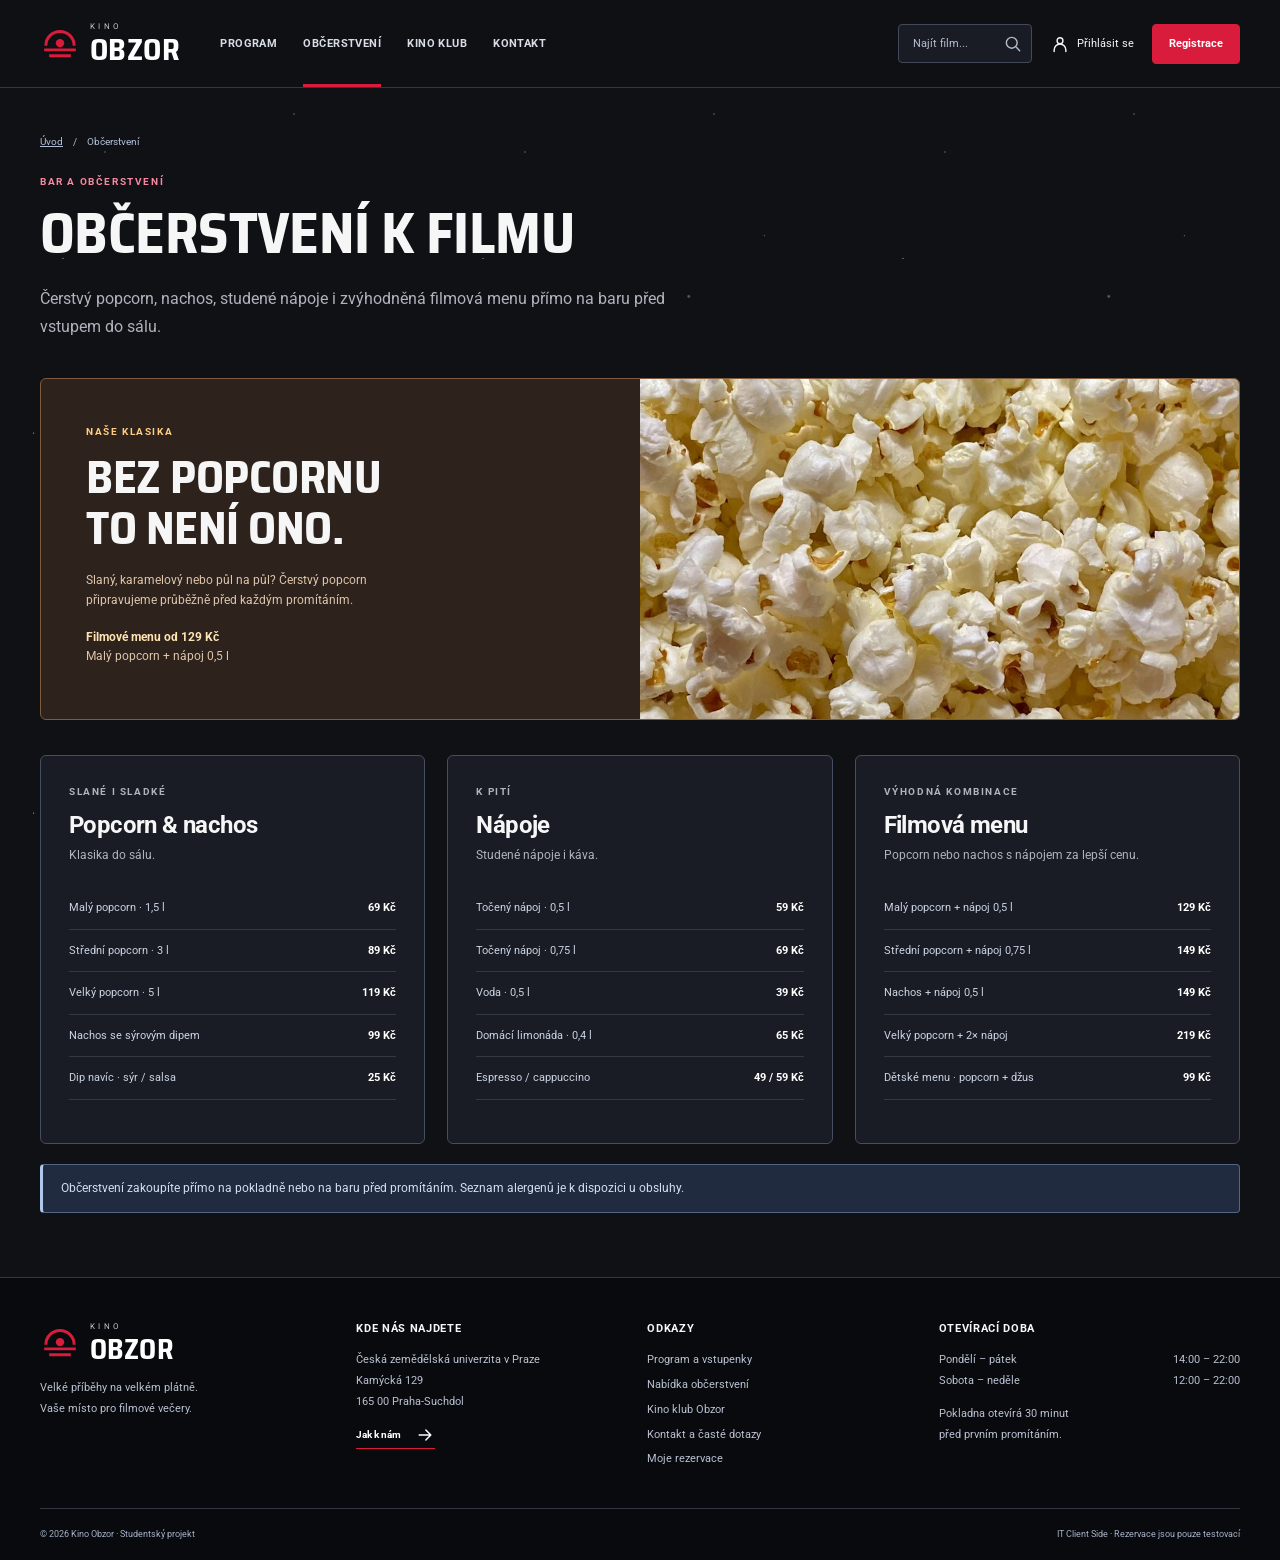
<file: obcerstveni.html>
<!DOCTYPE html>
<html lang="cs">
  <head>
    <meta charset="UTF-8">
    <meta name="viewport" content="width=device-width, initial-scale=1.0">
    <meta name="description" content="Nabídka občerstvení, popcornu, nachos, nápojů a filmových menu v Kinu Obzor.">
    <title>Občerstvení a filmová menu | Kino Obzor</title>
    <link rel="icon" href="assets/favicon.svg" type="image/svg+xml">
    <link rel="stylesheet" href="css/style.css">
    <script src="js/kino.js" defer></script>
  </head>
  <body class="page-obcerstveni">
    <header class="site-header">
      <div class="container header-inner">
        <a class="brand" href="index.html">
          <svg viewBox="0 0 48 48">
            <path d="M7 26a17 17 0 0 1 34 0" fill="none" stroke="#d91b3c" stroke-width="3.5"></path>
            <path d="M5 31h38M11 38h26" stroke="#d91b3c" stroke-width="3.5"></path>
            <circle cx="24" cy="23" r="5" fill="#d91b3c"></circle>
          </svg>
          <span class="brand-name">
            <small>KINO</small>
            <b>OBZOR</b>
          </span>
        </a>
        <nav class="desktop-nav">
          <a href="program.html">Program</a>
          <a href="obcerstveni.html" aria-current="page">Občerstvení</a>
          <a href="kino-klub.html">Kino klub</a>
          <a href="kontakt.html">Kontakt</a>
        </nav>
        <div class="header-actions">
          <form class="header-search" action="program.html">
            <input id="header-query" name="q" placeholder="Najít film..." maxlength="80">
            <button type="submit" aria-label="Hledat">
              <svg class="icon" viewBox="0 0 24 24">
                <circle cx="10.5" cy="10.5" r="6.5"></circle>
                <path d="m16 16 4 4"></path>
              </svg>
            </button>
          </form>
          <button type="button" class="login-link" data-auth="login">
            <svg class="icon" viewBox="0 0 24 24">
              <circle cx="12" cy="8" r="3.5"></circle>
              <path d="M5 21v-2a7 7 0 0 1 14 0v2"></path>
            </svg>
            <span>Přihlásit se</span>
          </button>
          <button type="button" class="btn" data-auth="register">Registrace</button>
          <button type="button" class="menu-button" aria-expanded="false">
            <svg class="icon" viewBox="0 0 24 24">
              <path d="M4 6h16M4 12h16M4 18h16"></path>
            </svg>
            Menu
          </button>
        </div>
      </div>
      <nav id="mobile-nav" class="mobile-nav">
        <a href="program.html">Program</a>
        <a href="obcerstveni.html" aria-current="page">Občerstvení</a>
        <a href="kino-klub.html">Kino klub</a>
        <a href="kontakt.html">Kontakt</a>
        <button type="button" data-auth="register">Vytvořit účet</button>
        <a href="ucet.html">Moje rezervace</a>
      </nav>
    </header>
    <main id="main-content">
      <div class="container page-heading">
        <div class="breadcrumb">
          <a href="index.html">Úvod</a>
          <span>/</span>
          <span>Občerstvení</span>
        </div>
        <span class="section-label">Bar a občerstvení</span>
        <h1>Občerstvení k filmu</h1>
        <p class="lead muted">
          Čerstvý popcorn, nachos, studené nápoje i zvýhodněná filmová menu přímo na baru před vstupem do sálu.
        </p>
      </div>
      <div class="container">
        <section class="snack-hero">
          <div class="snack-hero-content">
            <span class="section-label">Naše klasika</span>
            <h2>
              Bez popcornu<br>
              to není ono.
            </h2>
            <p>
              Slaný, karamelový nebo půl na půl? Čerstvý popcorn připravujeme průběžně před každým promítáním.
            </p>
            <p>
              <strong>Filmové menu od 129 Kč</strong><br>
              Malý popcorn + nápoj 0,5 l
            </p>
          </div>
          <img src="assets/img/popcorn.webp" alt="Čerstvý popcorn">
        </section>

        <div class="price-grid">
          <section class="snack-card">
            <span class="section-label muted">Slané i sladké</span>
            <h3>Popcorn &amp; nachos</h3>
            <p>Klasika do sálu.</p>
            <ul class="price-list">
              <li><span>Malý popcorn · 1,5 l</span><b>69 Kč</b></li>
              <li><span>Střední popcorn · 3 l</span><b>89 Kč</b></li>
              <li><span>Velký popcorn · 5 l</span><b>119 Kč</b></li>
              <li><span>Nachos se sýrovým dipem</span><b>99 Kč</b></li>
              <li><span>Dip navíc · sýr / salsa</span><b>25 Kč</b></li>
            </ul>
          </section>
          <section class="snack-card">
            <span class="section-label muted">K pití</span>
            <h3>Nápoje</h3>
            <p>Studené nápoje i káva.</p>
            <ul class="price-list">
              <li><span>Točený nápoj · 0,5 l</span><b>59 Kč</b></li>
              <li><span>Točený nápoj · 0,75 l</span><b>69 Kč</b></li>
              <li><span>Voda · 0,5 l</span><b>39 Kč</b></li>
              <li><span>Domácí limonáda · 0,4 l</span><b>65 Kč</b></li>
              <li><span>Espresso / cappuccino</span><b>49 / 59 Kč</b></li>
            </ul>
          </section>
          <section class="snack-card">
            <span class="section-label muted">Výhodná kombinace</span>
            <h3>Filmová menu</h3>
            <p>Popcorn nebo nachos s nápojem za lepší cenu.</p>
            <ul class="price-list">
              <li><span>Malý popcorn + nápoj 0,5 l</span><b>129 Kč</b></li>
              <li><span>Střední popcorn + nápoj 0,75 l</span><b>149 Kč</b></li>
              <li><span>Nachos + nápoj 0,5 l</span><b>149 Kč</b></li>
              <li><span>Velký popcorn + 2× nápoj</span><b>219 Kč</b></li>
              <li><span>Dětské menu · popcorn + džus</span><b>99 Kč</b></li>
            </ul>
          </section>
        </div>

        <p class="notice">
          Občerstvení zakoupíte přímo na pokladně nebo na baru před promítáním. Seznam alergenů je k dispozici u obsluhy.
        </p>
      </div>
    </main>
    <footer class="site-footer">
      <div class="container">
        <div class="footer-grid">
          <div>
            <a class="brand" href="index.html">
              <svg viewBox="0 0 48 48">
                <path d="M7 26a17 17 0 0 1 34 0" fill="none" stroke="#d91b3c" stroke-width="3.5"></path>
                <path d="M5 31h38M11 38h26" stroke="#d91b3c" stroke-width="3.5"></path>
                <circle cx="24" cy="23" r="5" fill="#d91b3c"></circle>
              </svg>
              <span class="brand-name">
                <small>KINO</small>
                <b>OBZOR</b>
              </span>
            </a>
            <p>
              Velké příběhy na velkém plátně.<br>
              Vaše místo pro filmové večery.
            </p>
          </div>
          <div>
            <h3>Kde nás najdete</h3>
            <p>
              Česká zemědělská univerzita v Praze<br>
              Kamýcká 129<br>
              165 00 Praha-Suchdol
            </p>
            <a href="kontakt.html" class="text-link">
              Jak k nám
              <svg class="icon" viewBox="0 0 24 24">
                <path d="M5 12h14m-6-6 6 6-6 6"></path>
              </svg>
            </a>
          </div>
          <div>
            <h3>Odkazy</h3>
            <div class="footer-links">
              <a href="program.html">Program a vstupenky</a>
              <a href="obcerstveni.html">Nabídka občerstvení</a>
              <a href="kino-klub.html">Kino klub Obzor</a>
              <a href="kontakt.html">Kontakt a časté dotazy</a>
              <a href="ucet.html">Moje rezervace</a>
            </div>
          </div>
          <div>
            <h3>Otevírací doba</h3>
            <p class="footer-hours">
              <span>Pondělí – pátek</span>
              <span>14:00 – 22:00</span>
            </p>
            <p class="footer-hours">
              <span>Sobota – neděle</span>
              <span>12:00 – 22:00</span>
            </p>
            <p class="opening-note">
              Pokladna otevírá 30 minut<br>
              před prvním promítáním.
            </p>
          </div>
        </div>
        <div class="footer-bottom">
          <span>© 2026 Kino Obzor · Studentský projekt</span>
          <span>IT Client Side · Rezervace jsou pouze testovací</span>
        </div>
      </div>
    </footer>
    <dialog id="auth-dialog" class="dialog">
      <button type="button" class="dialog-close" data-close-dialog aria-label="Zavřít">
        <svg class="icon" viewBox="0 0 24 24">
          <path d="m6 6 12 12M6 18 18 6"></path>
        </svg>
      </button>
      <span class="section-label">Kino klub Obzor</span>
      <h2 id="auth-title">Přihlášení</h2>
      <p id="auth-description">Přihlaste se ke svému účtu a spravujte své rezervace.</p>
      <form id="auth-form" novalidate>
        <div class="form-field" id="auth-name-field" hidden>
          <label for="auth-name">Jméno</label>
          <input id="auth-name" name="name" maxlength="60">
          <span class="form-error" id="auth-name-error"></span>
        </div>
        <div class="form-field">
          <label for="auth-email">E-mail</label>
          <input id="auth-email" name="email" type="email" required placeholder="vas@email.cz">
          <span class="form-error" id="auth-email-error"></span>
        </div>
        <div class="form-field" id="auth-password-field">
          <label for="auth-password">Heslo</label>
          <input id="auth-password" name="password" type="password" required minlength="6" placeholder="Alespoň 6 znaků">
          <span class="form-error" id="auth-password-error"></span>
        </div>
        <div class="form-field" id="auth-confirm-field" hidden>
          <label for="auth-confirm">Heslo znovu</label>
          <input id="auth-confirm" name="confirm" type="password">
          <span class="form-error" id="auth-confirm-error"></span>
        </div>
        <button class="forgot-button" type="button" data-auth="reset">Zapomenuté heslo?</button>
        <div id="auth-error" class="form-error"></div>
        <button id="auth-submit" type="submit" class="btn full-width">Přihlásit se</button>
      </form>
      <div id="auth-switch" class="dialog-switch"></div>
      <p class="demo-note">
        Účet se ukládá pouze lokálně v prohlížeči (localStorage).
      </p>
    </dialog>
    <div id="toast" class="toast" hidden></div>
  </body>
</html>
</file>
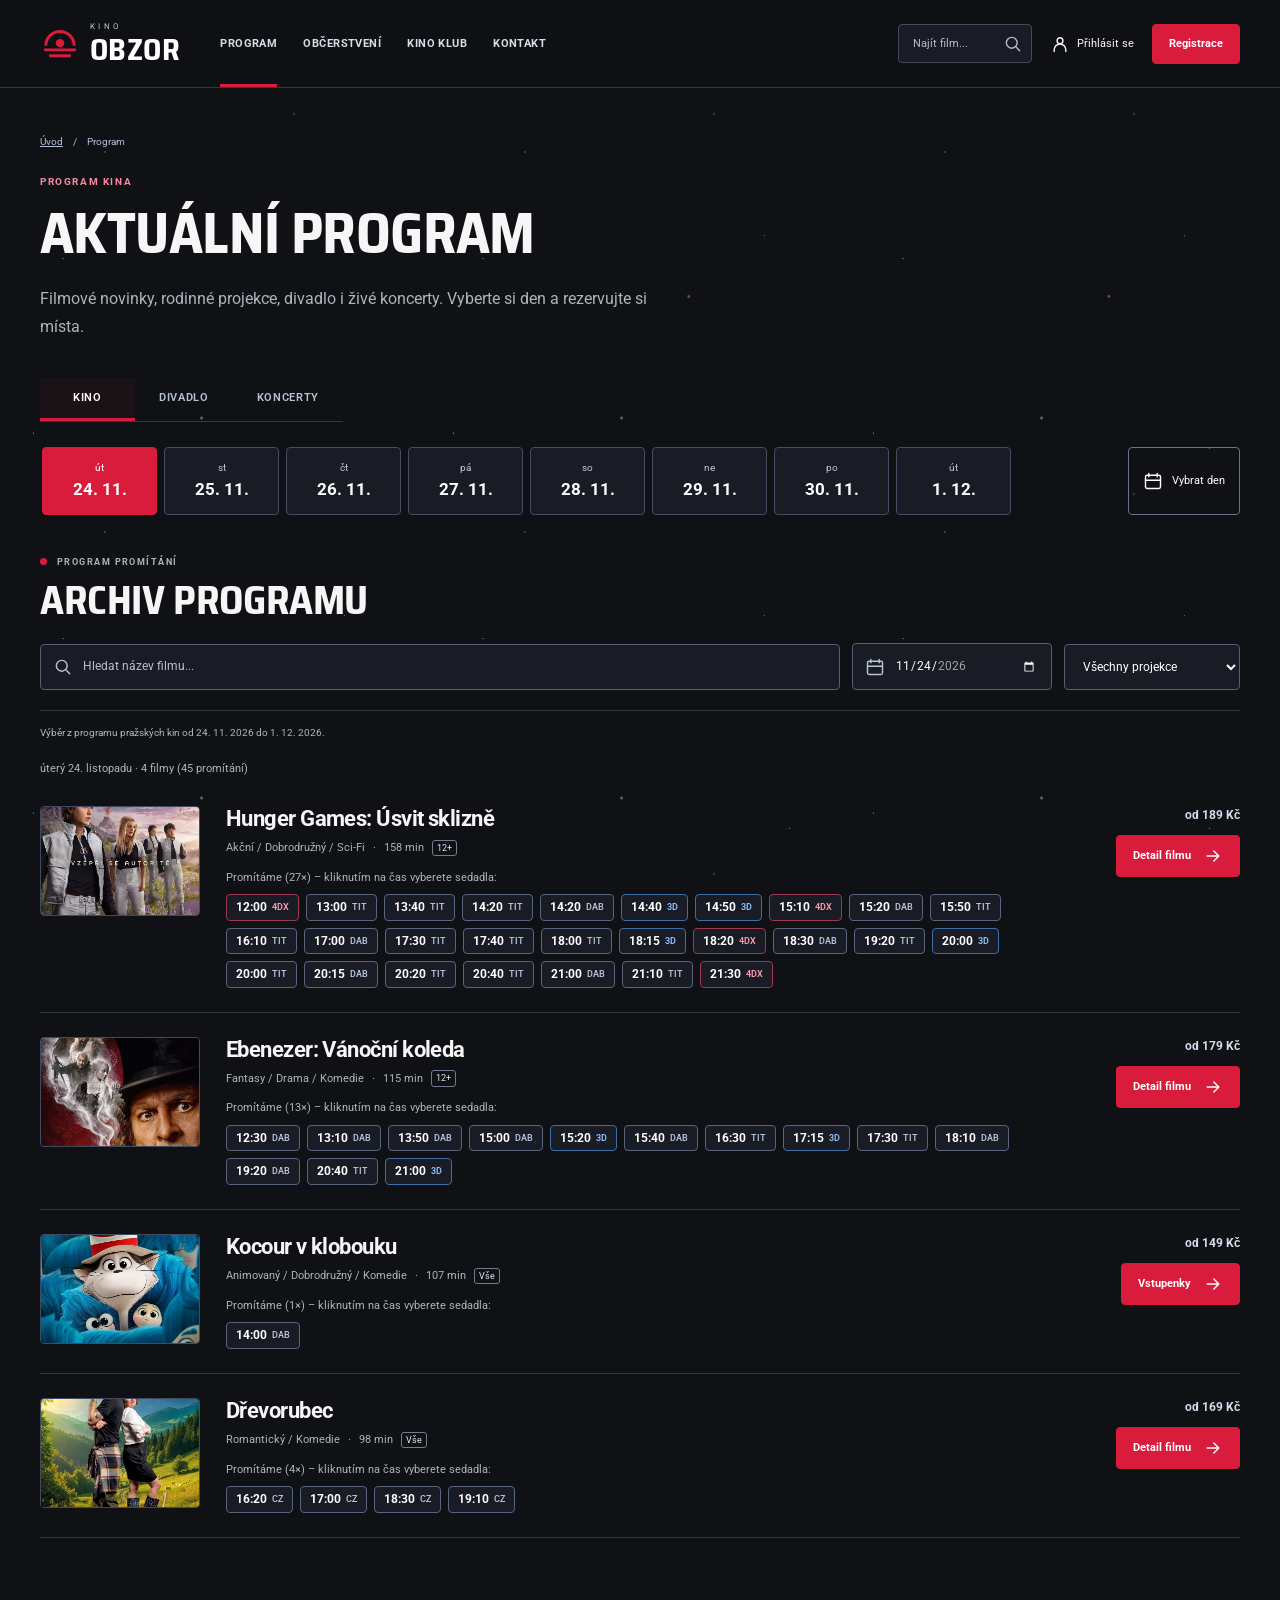
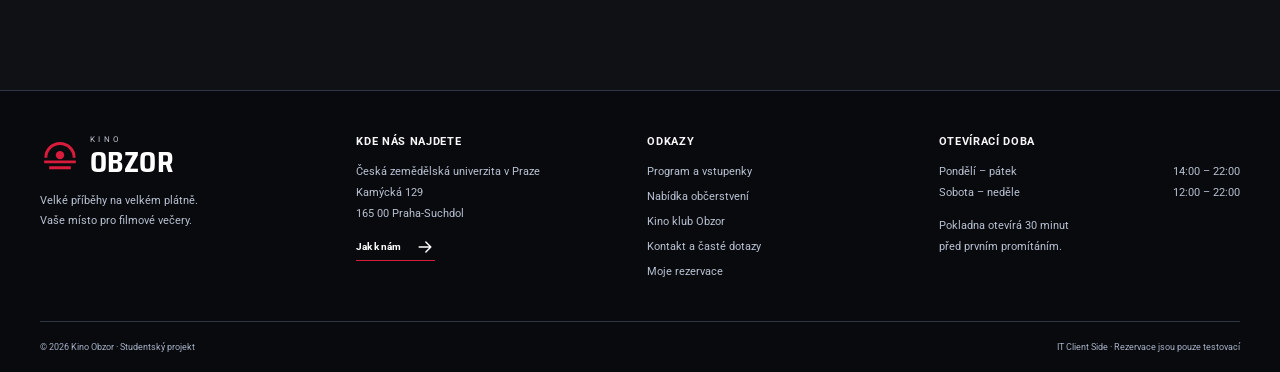
<file: program.html>
<!DOCTYPE html>
<html lang="cs">
  <head>
    <meta charset="UTF-8">
    <meta name="viewport" content="width=device-width, initial-scale=1.0">
    <meta name="description" content="Aktuální program Kina Obzor s filtrováním podle data, kategorie a formátu projekce.">
    <title>Program kina | Kino Obzor</title>
    <link rel="icon" href="assets/favicon.svg" type="image/svg+xml">
    <link rel="stylesheet" href="css/style.css">
    <script src="js/kino.js" defer></script>
  </head>
  <body class="page-program">
    <header class="site-header">
      <div class="container header-inner">
        <a class="brand" href="index.html">
          <svg viewBox="0 0 48 48">
            <path d="M7 26a17 17 0 0 1 34 0" fill="none" stroke="#d91b3c" stroke-width="3.5"></path>
            <path d="M5 31h38M11 38h26" stroke="#d91b3c" stroke-width="3.5"></path>
            <circle cx="24" cy="23" r="5" fill="#d91b3c"></circle>
          </svg>
          <span class="brand-name">
            <small>KINO</small>
            <b>OBZOR</b>
          </span>
        </a>
        <nav class="desktop-nav">
          <a href="program.html" aria-current="page">Program</a>
          <a href="obcerstveni.html">Občerstvení</a>
          <a href="kino-klub.html">Kino klub</a>
          <a href="kontakt.html">Kontakt</a>
        </nav>
        <div class="header-actions">
          <form class="header-search" action="program.html">
            <input id="header-query" name="q" placeholder="Najít film..." maxlength="80">
            <button type="submit" aria-label="Hledat">
              <svg class="icon" viewBox="0 0 24 24">
                <circle cx="10.5" cy="10.5" r="6.5"></circle>
                <path d="m16 16 4 4"></path>
              </svg>
            </button>
          </form>
          <button type="button" class="login-link" data-auth="login">
            <svg class="icon" viewBox="0 0 24 24">
              <circle cx="12" cy="8" r="3.5"></circle>
              <path d="M5 21v-2a7 7 0 0 1 14 0v2"></path>
            </svg>
            <span>Přihlásit se</span>
          </button>
          <button type="button" class="btn" data-auth="register">Registrace</button>
          <button type="button" class="menu-button" aria-expanded="false">
            <svg class="icon" viewBox="0 0 24 24">
              <path d="M4 6h16M4 12h16M4 18h16"></path>
            </svg>
            Menu
          </button>
        </div>
      </div>
      <nav id="mobile-nav" class="mobile-nav">
        <a href="program.html" aria-current="page">Program</a>
        <a href="obcerstveni.html">Občerstvení</a>
        <a href="kino-klub.html">Kino klub</a>
        <a href="kontakt.html">Kontakt</a>
        <button type="button" data-auth="register">Vytvořit účet</button>
        <a href="ucet.html">Moje rezervace</a>
      </nav>
    </header>
    <main id="main-content">
      <div class="container page-heading">
        <div class="breadcrumb">
          <a href="index.html">Úvod</a>
          <span>/</span>
          <span>Program</span>
        </div>
        <span class="section-label">Program kina</span>
        <h1>Aktuální program</h1>
        <p class="lead muted">
          Filmové novinky, rodinné projekce, divadlo i živé koncerty. Vyberte si den a rezervujte si místa.
        </p>
      </div>
      <div class="container">
        <section class="program-section section" id="program">
          <div class="segmented">
            <button type="button" data-category="kino" aria-pressed="true">Kino</button>
            <button type="button" data-category="divadlo" aria-pressed="false">Divadlo</button>
            <button type="button" data-category="koncert" aria-pressed="false">Koncerty</button>
          </div>
          <div class="date-picker-row">
            <div id="program-days" class="days"></div>
            <button class="date-icon" id="open-calendar" type="button" aria-label="Vybrat den z kalendáře">
              <svg class="icon" viewBox="0 0 24 24">
                <rect x="3" y="5" width="18" height="16" rx="2"></rect>
                <path d="M7 3v4m10-4v4M3 11h18"></path>
              </svg>
              <span>Vybrat den</span>
            </button>
          </div>
          <div class="program-title-block">
            <span class="section-label program-label">
              <span class="live-dot"></span>
              Program promítání
            </span>
            <h2 id="program-title">Aktuálně hrajeme</h2>
          </div>
          <form class="filters" id="program-filters">
            <div class="field-control search-field">
              <svg class="icon" viewBox="0 0 24 24">
                <circle cx="10.5" cy="10.5" r="6.5"></circle>
                <path d="m16 16 4 4"></path>
              </svg>
              <input id="film-search" type="search" placeholder="Hledat název filmu..." maxlength="80">
            </div>
            <div class="field-control">
              <svg class="icon" viewBox="0 0 24 24">
                <rect x="3" y="5" width="18" height="16" rx="2"></rect>
                <path d="M7 3v4m10-4v4M3 11h18"></path>
              </svg>
              <input id="filter-date" type="date" required>
            </div>
            <div class="field-control">
              <select id="filter-format">
                <option value="">Všechny projekce</option>
                <option value="2D">2D projekce</option>
                <option value="3D">3D projekce</option>
                <option value="4DX 2D">4DX 2D projekce</option>
              </select>
            </div>
          </form>
          <p id="program-period" class="demo-note"></p>
          <p id="results-info" class="results-info"></p>
          <div id="screening-list" class="screening-list"></div>
          <nav id="program-pagination" class="pagination"></nav>
        </section>
      </div>
    </main>
    <footer class="site-footer">
      <div class="container">
        <div class="footer-grid">
          <div>
            <a class="brand" href="index.html">
              <svg viewBox="0 0 48 48">
                <path d="M7 26a17 17 0 0 1 34 0" fill="none" stroke="#d91b3c" stroke-width="3.5"></path>
                <path d="M5 31h38M11 38h26" stroke="#d91b3c" stroke-width="3.5"></path>
                <circle cx="24" cy="23" r="5" fill="#d91b3c"></circle>
              </svg>
              <span class="brand-name">
                <small>KINO</small>
                <b>OBZOR</b>
              </span>
            </a>
            <p>
              Velké příběhy na velkém plátně.<br>
              Vaše místo pro filmové večery.
            </p>
          </div>
          <div>
            <h3>Kde nás najdete</h3>
            <p>
              Česká zemědělská univerzita v Praze<br>
              Kamýcká 129<br>
              165 00 Praha-Suchdol
            </p>
            <a href="kontakt.html" class="text-link">
              Jak k nám
              <svg class="icon" viewBox="0 0 24 24">
                <path d="M5 12h14m-6-6 6 6-6 6"></path>
              </svg>
            </a>
          </div>
          <div>
            <h3>Odkazy</h3>
            <div class="footer-links">
              <a href="program.html">Program a vstupenky</a>
              <a href="obcerstveni.html">Nabídka občerstvení</a>
              <a href="kino-klub.html">Kino klub Obzor</a>
              <a href="kontakt.html">Kontakt a časté dotazy</a>
              <a href="ucet.html">Moje rezervace</a>
            </div>
          </div>
          <div>
            <h3>Otevírací doba</h3>
            <p class="footer-hours">
              <span>Pondělí – pátek</span>
              <span>14:00 – 22:00</span>
            </p>
            <p class="footer-hours">
              <span>Sobota – neděle</span>
              <span>12:00 – 22:00</span>
            </p>
            <p class="opening-note">
              Pokladna otevírá 30 minut<br>
              před prvním promítáním.
            </p>
          </div>
        </div>
        <div class="footer-bottom">
          <span>© 2026 Kino Obzor · Studentský projekt</span>
          <span>IT Client Side · Rezervace jsou pouze testovací</span>
        </div>
      </div>
    </footer>
    <dialog id="auth-dialog" class="dialog">
      <button type="button" class="dialog-close" data-close-dialog aria-label="Zavřít">
        <svg class="icon" viewBox="0 0 24 24">
          <path d="m6 6 12 12M6 18 18 6"></path>
        </svg>
      </button>
      <span class="section-label">Kino klub Obzor</span>
      <h2 id="auth-title">Přihlášení</h2>
      <p id="auth-description">Přihlaste se ke svému účtu a spravujte své rezervace.</p>
      <form id="auth-form" novalidate>
        <div class="form-field" id="auth-name-field" hidden>
          <label for="auth-name">Jméno</label>
          <input id="auth-name" name="name" maxlength="60">
          <span class="form-error" id="auth-name-error"></span>
        </div>
        <div class="form-field">
          <label for="auth-email">E-mail</label>
          <input id="auth-email" name="email" type="email" required placeholder="vas@email.cz">
          <span class="form-error" id="auth-email-error"></span>
        </div>
        <div class="form-field" id="auth-password-field">
          <label for="auth-password">Heslo</label>
          <input id="auth-password" name="password" type="password" required minlength="6" placeholder="Alespoň 6 znaků">
          <span class="form-error" id="auth-password-error"></span>
        </div>
        <div class="form-field" id="auth-confirm-field" hidden>
          <label for="auth-confirm">Heslo znovu</label>
          <input id="auth-confirm" name="confirm" type="password">
          <span class="form-error" id="auth-confirm-error"></span>
        </div>
        <button class="forgot-button" type="button" data-auth="reset">Zapomenuté heslo?</button>
        <div id="auth-error" class="form-error"></div>
        <button id="auth-submit" type="submit" class="btn full-width">Přihlásit se</button>
      </form>
      <div id="auth-switch" class="dialog-switch"></div>
      <p class="demo-note">
        Účet se ukládá pouze lokálně v prohlížeči (localStorage).
      </p>
    </dialog>
    <div id="toast" class="toast" hidden></div>
  </body>
</html>
</file>
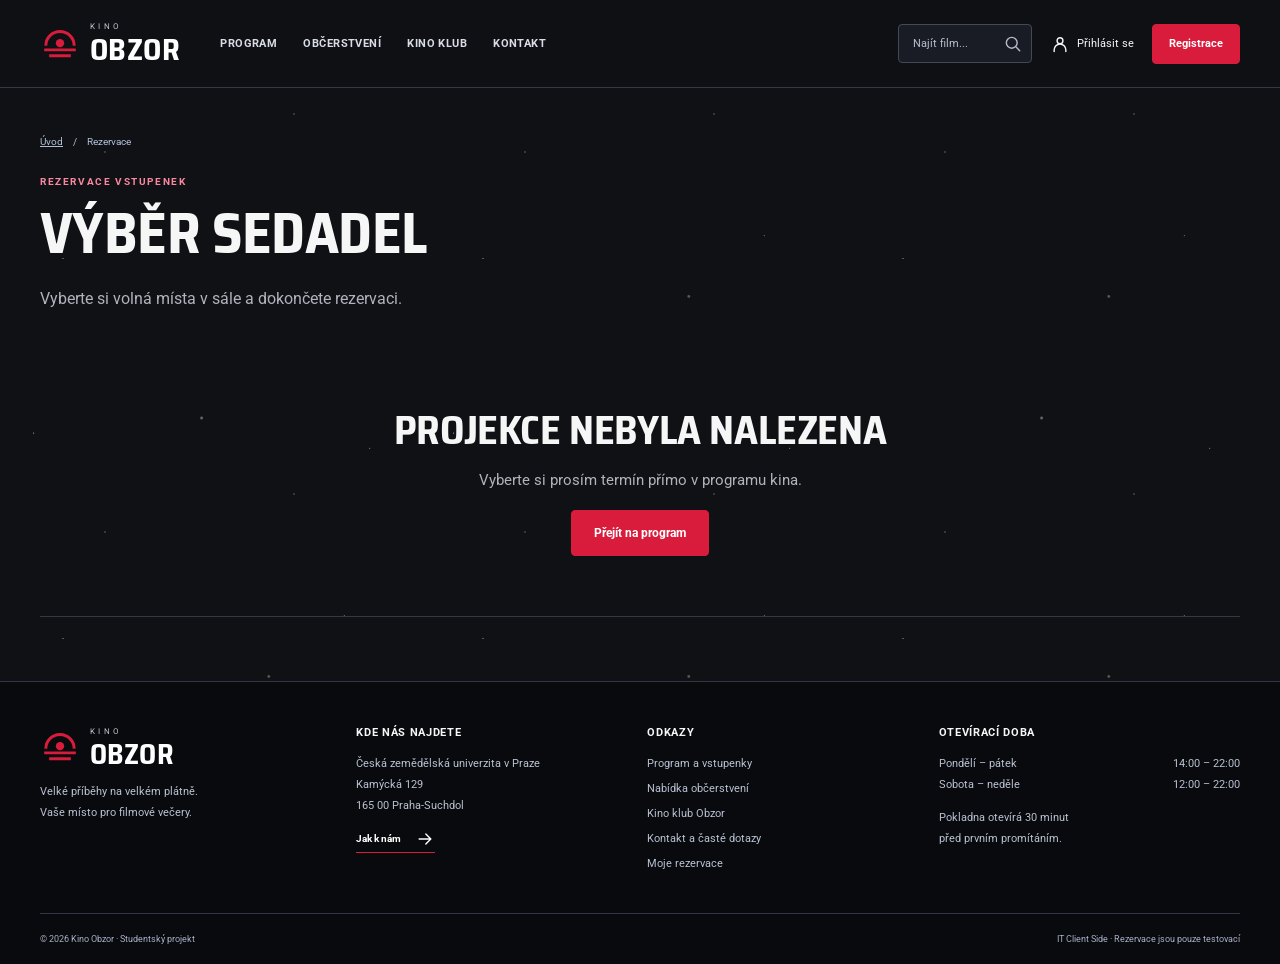
<file: rezervace.html>
<!DOCTYPE html>
<html lang="cs">
  <head>
    <meta charset="UTF-8">
    <meta name="viewport" content="width=device-width, initial-scale=1.0">
    <meta name="description" content="Výběr volných sedadel v sále a rezervace vstupenek v Kinu Obzor.">
    <title>Výběr sedadel a rezervace | Kino Obzor</title>
    <link rel="icon" href="assets/favicon.svg" type="image/svg+xml">
    <link rel="stylesheet" href="css/style.css">
    <script src="js/kino.js" defer></script>
  </head>
  <body class="page-rezervace">
    <header class="site-header">
      <div class="container header-inner">
        <a class="brand" href="index.html">
          <svg viewBox="0 0 48 48">
            <path d="M7 26a17 17 0 0 1 34 0" fill="none" stroke="#d91b3c" stroke-width="3.5"></path>
            <path d="M5 31h38M11 38h26" stroke="#d91b3c" stroke-width="3.5"></path>
            <circle cx="24" cy="23" r="5" fill="#d91b3c"></circle>
          </svg>
          <span class="brand-name">
            <small>KINO</small>
            <b>OBZOR</b>
          </span>
        </a>
        <nav class="desktop-nav">
          <a href="program.html">Program</a>
          <a href="obcerstveni.html">Občerstvení</a>
          <a href="kino-klub.html">Kino klub</a>
          <a href="kontakt.html">Kontakt</a>
        </nav>
        <div class="header-actions">
          <form class="header-search" action="program.html">
            <input id="header-query" name="q" placeholder="Najít film..." maxlength="80">
            <button type="submit" aria-label="Hledat">
              <svg class="icon" viewBox="0 0 24 24">
                <circle cx="10.5" cy="10.5" r="6.5"></circle>
                <path d="m16 16 4 4"></path>
              </svg>
            </button>
          </form>
          <button type="button" class="login-link" data-auth="login">
            <svg class="icon" viewBox="0 0 24 24">
              <circle cx="12" cy="8" r="3.5"></circle>
              <path d="M5 21v-2a7 7 0 0 1 14 0v2"></path>
            </svg>
            <span>Přihlásit se</span>
          </button>
          <button type="button" class="btn" data-auth="register">Registrace</button>
          <button type="button" class="menu-button" aria-expanded="false">
            <svg class="icon" viewBox="0 0 24 24">
              <path d="M4 6h16M4 12h16M4 18h16"></path>
            </svg>
            Menu
          </button>
        </div>
      </div>
      <nav id="mobile-nav" class="mobile-nav">
        <a href="program.html">Program</a>
        <a href="obcerstveni.html">Občerstvení</a>
        <a href="kino-klub.html">Kino klub</a>
        <a href="kontakt.html">Kontakt</a>
        <button type="button" data-auth="register">Vytvořit účet</button>
        <a href="ucet.html">Moje rezervace</a>
      </nav>
    </header>
    <main id="main-content">
      <div class="container page-heading">
        <div class="breadcrumb">
          <a href="index.html">Úvod</a>
          <span>/</span>
          <span>Rezervace</span>
        </div>
        <span class="section-label">Rezervace vstupenek</span>
        <h1>Výběr sedadel</h1>
        <p class="lead muted">Vyberte si volná místa v sále a dokončete rezervaci.</p>
      </div>
      <div class="container" id="booking-root"></div>
    </main>
    <footer class="site-footer">
      <div class="container">
        <div class="footer-grid">
          <div>
            <a class="brand" href="index.html">
              <svg viewBox="0 0 48 48">
                <path d="M7 26a17 17 0 0 1 34 0" fill="none" stroke="#d91b3c" stroke-width="3.5"></path>
                <path d="M5 31h38M11 38h26" stroke="#d91b3c" stroke-width="3.5"></path>
                <circle cx="24" cy="23" r="5" fill="#d91b3c"></circle>
              </svg>
              <span class="brand-name">
                <small>KINO</small>
                <b>OBZOR</b>
              </span>
            </a>
            <p>
              Velké příběhy na velkém plátně.<br>
              Vaše místo pro filmové večery.
            </p>
          </div>
          <div>
            <h3>Kde nás najdete</h3>
            <p>
              Česká zemědělská univerzita v Praze<br>
              Kamýcká 129<br>
              165 00 Praha-Suchdol
            </p>
            <a href="kontakt.html" class="text-link">
              Jak k nám
              <svg class="icon" viewBox="0 0 24 24">
                <path d="M5 12h14m-6-6 6 6-6 6"></path>
              </svg>
            </a>
          </div>
          <div>
            <h3>Odkazy</h3>
            <div class="footer-links">
              <a href="program.html">Program a vstupenky</a>
              <a href="obcerstveni.html">Nabídka občerstvení</a>
              <a href="kino-klub.html">Kino klub Obzor</a>
              <a href="kontakt.html">Kontakt a časté dotazy</a>
              <a href="ucet.html">Moje rezervace</a>
            </div>
          </div>
          <div>
            <h3>Otevírací doba</h3>
            <p class="footer-hours">
              <span>Pondělí – pátek</span>
              <span>14:00 – 22:00</span>
            </p>
            <p class="footer-hours">
              <span>Sobota – neděle</span>
              <span>12:00 – 22:00</span>
            </p>
            <p class="opening-note">
              Pokladna otevírá 30 minut<br>
              před prvním promítáním.
            </p>
          </div>
        </div>
        <div class="footer-bottom">
          <span>© 2026 Kino Obzor · Studentský projekt</span>
          <span>IT Client Side · Rezervace jsou pouze testovací</span>
        </div>
      </div>
    </footer>
    <dialog id="auth-dialog" class="dialog">
      <button type="button" class="dialog-close" data-close-dialog aria-label="Zavřít">
        <svg class="icon" viewBox="0 0 24 24">
          <path d="m6 6 12 12M6 18 18 6"></path>
        </svg>
      </button>
      <span class="section-label">Kino klub Obzor</span>
      <h2 id="auth-title">Přihlášení</h2>
      <p id="auth-description">Přihlaste se ke svému účtu a spravujte své rezervace.</p>
      <form id="auth-form" novalidate>
        <div class="form-field" id="auth-name-field" hidden>
          <label for="auth-name">Jméno</label>
          <input id="auth-name" name="name" maxlength="60">
          <span class="form-error" id="auth-name-error"></span>
        </div>
        <div class="form-field">
          <label for="auth-email">E-mail</label>
          <input id="auth-email" name="email" type="email" required placeholder="vas@email.cz">
          <span class="form-error" id="auth-email-error"></span>
        </div>
        <div class="form-field" id="auth-password-field">
          <label for="auth-password">Heslo</label>
          <input id="auth-password" name="password" type="password" required minlength="6" placeholder="Alespoň 6 znaků">
          <span class="form-error" id="auth-password-error"></span>
        </div>
        <div class="form-field" id="auth-confirm-field" hidden>
          <label for="auth-confirm">Heslo znovu</label>
          <input id="auth-confirm" name="confirm" type="password">
          <span class="form-error" id="auth-confirm-error"></span>
        </div>
        <button class="forgot-button" type="button" data-auth="reset">Zapomenuté heslo?</button>
        <div id="auth-error" class="form-error"></div>
        <button id="auth-submit" type="submit" class="btn full-width">Přihlásit se</button>
      </form>
      <div id="auth-switch" class="dialog-switch"></div>
      <p class="demo-note">
        Účet se ukládá pouze lokálně v prohlížeči (localStorage).
      </p>
    </dialog>
    <div id="toast" class="toast" hidden></div>
  </body>
</html>
</file>
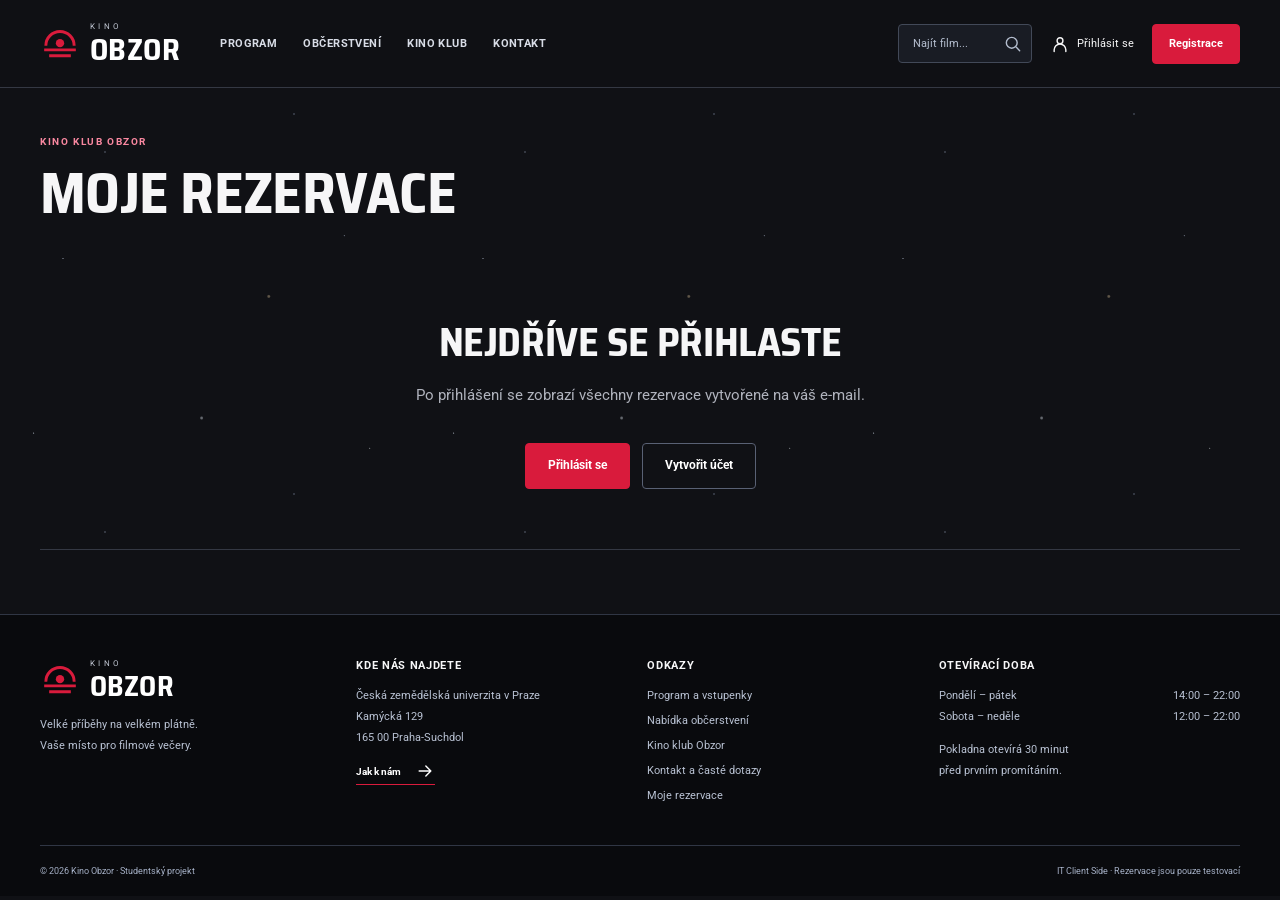
<file: ucet.html>
<!DOCTYPE html>
<html lang="cs">
  <head>
    <meta charset="UTF-8">
    <meta name="viewport" content="width=device-width, initial-scale=1.0">
    <meta name="description" content="Přehled vašich rezervací, kódů vstupenek a vybraných míst v Kinu Obzor.">
    <title>Můj účet a rezervace | Kino Obzor</title>
    <link rel="icon" href="assets/favicon.svg" type="image/svg+xml">
    <link rel="stylesheet" href="css/style.css">
    <script src="js/kino.js" defer></script>
  </head>
  <body class="page-ucet">
    <header class="site-header">
      <div class="container header-inner">
        <a class="brand" href="index.html">
          <svg viewBox="0 0 48 48">
            <path d="M7 26a17 17 0 0 1 34 0" fill="none" stroke="#d91b3c" stroke-width="3.5"></path>
            <path d="M5 31h38M11 38h26" stroke="#d91b3c" stroke-width="3.5"></path>
            <circle cx="24" cy="23" r="5" fill="#d91b3c"></circle>
          </svg>
          <span class="brand-name">
            <small>KINO</small>
            <b>OBZOR</b>
          </span>
        </a>
        <nav class="desktop-nav">
          <a href="program.html">Program</a>
          <a href="obcerstveni.html">Občerstvení</a>
          <a href="kino-klub.html">Kino klub</a>
          <a href="kontakt.html">Kontakt</a>
        </nav>
        <div class="header-actions">
          <form class="header-search" action="program.html">
            <input id="header-query" name="q" placeholder="Najít film..." maxlength="80">
            <button type="submit" aria-label="Hledat">
              <svg class="icon" viewBox="0 0 24 24">
                <circle cx="10.5" cy="10.5" r="6.5"></circle>
                <path d="m16 16 4 4"></path>
              </svg>
            </button>
          </form>
          <button type="button" class="login-link" data-auth="login">
            <svg class="icon" viewBox="0 0 24 24">
              <circle cx="12" cy="8" r="3.5"></circle>
              <path d="M5 21v-2a7 7 0 0 1 14 0v2"></path>
            </svg>
            <span>Přihlásit se</span>
          </button>
          <button type="button" class="btn" data-auth="register">Registrace</button>
          <button type="button" class="menu-button" aria-expanded="false">
            <svg class="icon" viewBox="0 0 24 24">
              <path d="M4 6h16M4 12h16M4 18h16"></path>
            </svg>
            Menu
          </button>
        </div>
      </div>
      <nav id="mobile-nav" class="mobile-nav">
        <a href="program.html">Program</a>
        <a href="obcerstveni.html">Občerstvení</a>
        <a href="kino-klub.html">Kino klub</a>
        <a href="kontakt.html">Kontakt</a>
        <button type="button" data-auth="register">Vytvořit účet</button>
        <a href="ucet.html">Moje rezervace</a>
      </nav>
    </header>
    <main id="main-content">
      <div class="container page-heading" id="account-heading"></div>
      <div class="container" id="account-root"></div>
    </main>
    <footer class="site-footer">
      <div class="container">
        <div class="footer-grid">
          <div>
            <a class="brand" href="index.html">
              <svg viewBox="0 0 48 48">
                <path d="M7 26a17 17 0 0 1 34 0" fill="none" stroke="#d91b3c" stroke-width="3.5"></path>
                <path d="M5 31h38M11 38h26" stroke="#d91b3c" stroke-width="3.5"></path>
                <circle cx="24" cy="23" r="5" fill="#d91b3c"></circle>
              </svg>
              <span class="brand-name">
                <small>KINO</small>
                <b>OBZOR</b>
              </span>
            </a>
            <p>
              Velké příběhy na velkém plátně.<br>
              Vaše místo pro filmové večery.
            </p>
          </div>
          <div>
            <h3>Kde nás najdete</h3>
            <p>
              Česká zemědělská univerzita v Praze<br>
              Kamýcká 129<br>
              165 00 Praha-Suchdol
            </p>
            <a href="kontakt.html" class="text-link">
              Jak k nám
              <svg class="icon" viewBox="0 0 24 24">
                <path d="M5 12h14m-6-6 6 6-6 6"></path>
              </svg>
            </a>
          </div>
          <div>
            <h3>Odkazy</h3>
            <div class="footer-links">
              <a href="program.html">Program a vstupenky</a>
              <a href="obcerstveni.html">Nabídka občerstvení</a>
              <a href="kino-klub.html">Kino klub Obzor</a>
              <a href="kontakt.html">Kontakt a časté dotazy</a>
              <a href="ucet.html">Moje rezervace</a>
            </div>
          </div>
          <div>
            <h3>Otevírací doba</h3>
            <p class="footer-hours">
              <span>Pondělí – pátek</span>
              <span>14:00 – 22:00</span>
            </p>
            <p class="footer-hours">
              <span>Sobota – neděle</span>
              <span>12:00 – 22:00</span>
            </p>
            <p class="opening-note">
              Pokladna otevírá 30 minut<br>
              před prvním promítáním.
            </p>
          </div>
        </div>
        <div class="footer-bottom">
          <span>© 2026 Kino Obzor · Studentský projekt</span>
          <span>IT Client Side · Rezervace jsou pouze testovací</span>
        </div>
      </div>
    </footer>
    <dialog id="auth-dialog" class="dialog">
      <button type="button" class="dialog-close" data-close-dialog aria-label="Zavřít">
        <svg class="icon" viewBox="0 0 24 24">
          <path d="m6 6 12 12M6 18 18 6"></path>
        </svg>
      </button>
      <span class="section-label">Kino klub Obzor</span>
      <h2 id="auth-title">Přihlášení</h2>
      <p id="auth-description">Přihlaste se ke svému účtu a spravujte své rezervace.</p>
      <form id="auth-form" novalidate>
        <div class="form-field" id="auth-name-field" hidden>
          <label for="auth-name">Jméno</label>
          <input id="auth-name" name="name" maxlength="60">
          <span class="form-error" id="auth-name-error"></span>
        </div>
        <div class="form-field">
          <label for="auth-email">E-mail</label>
          <input id="auth-email" name="email" type="email" required placeholder="vas@email.cz">
          <span class="form-error" id="auth-email-error"></span>
        </div>
        <div class="form-field" id="auth-password-field">
          <label for="auth-password">Heslo</label>
          <input id="auth-password" name="password" type="password" required minlength="6" placeholder="Alespoň 6 znaků">
          <span class="form-error" id="auth-password-error"></span>
        </div>
        <div class="form-field" id="auth-confirm-field" hidden>
          <label for="auth-confirm">Heslo znovu</label>
          <input id="auth-confirm" name="confirm" type="password">
          <span class="form-error" id="auth-confirm-error"></span>
        </div>
        <button class="forgot-button" type="button" data-auth="reset">Zapomenuté heslo?</button>
        <div id="auth-error" class="form-error"></div>
        <button id="auth-submit" type="submit" class="btn full-width">Přihlásit se</button>
      </form>
      <div id="auth-switch" class="dialog-switch"></div>
      <p class="demo-note">
        Účet se ukládá pouze lokálně v prohlížeči (localStorage).
      </p>
    </dialog>
    <dialog id="confirm-dialog" class="dialog confirmation-dialog">
      <h2 id="confirm-title">Zrušit rezervaci?</h2>
      <p>Vybraná místa se znovu uvolní a rezervace bude smazána.</p>
      <div class="action-row">
        <button type="button" class="btn btn-light" data-close-dialog>Ponechat rezervaci</button>
        <button type="button" id="confirm-cancel" class="btn">Zrušit rezervaci</button>
      </div>
    </dialog>
    <div id="toast" class="toast" hidden></div>
  </body>
</html>
</file>
<file: css/style.css>
/* Fonty */
@font-face {
  font-family: "Roboto";
  src: url("../assets/roboto.woff2") format("woff2");
  font-weight: 400 700;
  font-display: swap;
}

@font-face {
  font-family: "Saira Semi Condensed";
  src: url("../assets/saira.ttf") format("truetype");
  font-weight: 700;
  font-display: swap;
}

:root {
  --bg: #101115;
  --text: #f6f6f7;
  --muted: #b0b3bd;
  --border: #343843;
  --card-bg: #191c24;
  --card-bg-alt: #262a35;
  --accent: #d91b3c;
  --accent-hover: #e42340;
  --font-body: "Roboto", "Helvetica Neue", Helvetica, Arial, sans-serif;
  --font-display: "Saira Semi Condensed", "Arial Narrow", Arial, sans-serif;
  --shadow: 0 24px 80px rgba(0, 0, 0, 0.55);
}

* {
  box-sizing: border-box;
}

html {
  background: var(--bg);
  scroll-behavior: smooth;
  scroll-padding-top: 105px;
}

body {
  margin: 0;
  background: transparent;
  color: var(--text);
  font-family: var(--font-body);
  font-size: 15px;
  line-height: 1.6;
  position: relative;
  z-index: 0;
}

body.modal-open {
  overflow: hidden;
}

/* Jemne hvezdne pozadi */
body::before {
  content: "";
  position: fixed;
  top: 0;
  right: 0;
  bottom: 0;
  left: 0;
  pointer-events: none;
  background-repeat: repeat;
  z-index: -1;
  opacity: 0.55;
  background-size: 420px 380px;
  background-image:
    radial-gradient(1px 1px at 8% 14%, rgba(230, 240, 255, 0.75) 50%, transparent 100%),
    radial-gradient(1px 1px at 25% 40%, rgba(210, 225, 255, 0.6) 50%, transparent 100%),
    radial-gradient(2px 2px at 48% 10%, rgba(235, 245, 255, 0.7) 40%, transparent 100%),
    radial-gradient(1px 1px at 70% 30%, rgba(200, 220, 255, 0.6) 50%, transparent 100%),
    radial-gradient(1px 1px at 88% 18%, rgba(240, 248, 255, 0.7) 50%, transparent 100%),
    radial-gradient(1px 1px at 15% 68%, rgba(225, 235, 255, 0.6) 50%, transparent 100%),
    radial-gradient(2px 2px at 64% 78%, rgba(255, 225, 175, 0.6) 40%, transparent 100%),
    radial-gradient(1px 1px at 82% 62%, rgba(220, 235, 255, 0.65) 50%, transparent 100%);
  animation: stars 8s ease-in-out infinite alternate;
}

@keyframes stars {
  from { opacity: 0.35; }
  to { opacity: 0.65; }
}

::selection {
  background: var(--accent);
  color: #fff;
}

button,
input,
select,
textarea {
  font: inherit;
  border-radius: 4px;
}

a {
  color: inherit;
  text-decoration: none;
}

button {
  cursor: pointer;
  color: inherit;
}

button:disabled {
  cursor: not-allowed;
  opacity: 0.5;
}

img {
  max-width: 100%;
  display: block;
}

a:focus-visible,
button:focus-visible,
input:focus-visible,
select:focus-visible,
textarea:focus-visible,
summary:focus-visible {
  outline: 3px solid #ffc665;
  outline-offset: 3px;
}

h1, h2, h3, p {
  margin: 0;
}

h1, h2 {
  font-family: var(--font-display);
  font-weight: 700;
  line-height: 1.1;
  text-transform: uppercase;
  letter-spacing: -0.01em;
}

h1 {
  font-size: clamp(38px, 5.5vw, 68px);
}

h2 {
  font-size: clamp(28px, 3.5vw, 40px);
}

h3 {
  font-size: 24px;
  line-height: 1.15;
  letter-spacing: -0.025em;
}

ul {
  padding-left: 20px;
}

.container {
  width: min(1200px, calc(100% - 80px));
  margin-left: auto;
  margin-right: auto;
}

.section {
  padding-top: 60px;
  padding-bottom: 60px;
}

.section-top {
  display: flex;
  justify-content: space-between;
  gap: 24px;
  align-items: end;
  margin-bottom: 28px;
}

.section-label {
  display: block;
  text-transform: uppercase;
  font-weight: 700;
  font-size: 10px;
  letter-spacing: 0.16em;
  margin-bottom: 12px;
}

.muted {
  color: var(--muted);
}

.lead {
  max-width: 630px;
  margin-top: 20px;
  font-size: 16px;
  line-height: 1.8;
}

.hidden,
[hidden] {
  display: none !important;
}

/* Tlacitka a odkazy */
.btn {
  display: inline-flex;
  align-items: center;
  justify-content: center;
  gap: 12px;
  min-height: 46px;
  padding: 12px 22px;
  border: 1px solid var(--accent);
  border-radius: 4px;
  background: var(--accent);
  color: #fff;
  font-size: 12px;
  font-weight: 700;
  line-height: 1.4;
  transition: background 0.2s, border-color 0.2s, transform 0.2s;
}

.btn:hover {
  background: var(--accent-hover);
  border-color: var(--accent-hover);
  transform: translateY(-1px);
}

.btn-light {
  background: var(--card-bg-alt);
  border-color: #555e72;
  color: #fff;
}

.btn-light:hover {
  background: #353c4e;
  border-color: #8994ac;
}

.btn-ghost {
  background: transparent;
  border-color: #596174;
  color: #fff;
}

.btn-ghost:hover {
  background: var(--card-bg-alt);
  border-color: #8994ac;
}

.text-link {
  font-size: 13px;
  font-weight: 700;
  display: inline-flex;
  align-items: center;
  gap: 14px;
  border-bottom: 1px solid var(--accent);
  padding-bottom: 3px;
  transition: color 0.2s;
}

.text-link:hover {
  color: #ff9caf;
}

.icon {
  width: 20px;
  height: 20px;
  fill: none;
  stroke: currentColor;
  stroke-width: 1.7;
  stroke-linecap: round;
  stroke-linejoin: round;
  flex-shrink: 0;
  transition: transform 0.2s;
}

.btn:hover .icon,
.text-link:hover .icon,
.film-card:hover .circle-arrow .icon {
  transform: translateX(3px);
}

.icon-btn {
  display: inline-flex;
  align-items: center;
  justify-content: center;
  border: 1px solid #606a7e;
  background: rgba(25, 28, 36, 0.9);
  width: 38px;
  height: 38px;
  border-radius: 50%;
  transition: background 0.2s, border-color 0.2s;
}

.icon-btn:hover {
  background: var(--accent);
  border-color: var(--accent);
}

/* Hlavicka a navigace */
.site-header {
  height: 88px;
  background: rgba(16, 17, 21, 0.96);
  border-bottom: 1px solid var(--border);
  position: sticky;
  top: 0;
  backdrop-filter: blur(14px);
  z-index: 20;
}

.header-inner {
  height: 100%;
  display: flex;
  align-items: center;
  gap: 40px;
}

.brand {
  display: flex;
  gap: 10px;
  align-items: center;
  flex-shrink: 0;
  color: #fff;
}

.brand svg {
  width: 40px;
  height: 40px;
}

.brand-name {
  display: flex;
  flex-direction: column;
  line-height: 1;
}

.brand-name small {
  color: #bfc5d1;
  font-size: 8px;
  letter-spacing: 0.42em;
  margin-bottom: 5px;
}

.brand-name b {
  font-family: var(--font-display);
  font-weight: 700;
  font-size: 30px;
  line-height: 0.95;
  letter-spacing: 0.015em;
}

.desktop-nav {
  display: flex;
  height: 100%;
  align-items: center;
  gap: 26px;
}

.desktop-nav a {
  height: 100%;
  display: flex;
  align-items: center;
  position: relative;
  white-space: nowrap;
  font-size: 11px;
  font-weight: 700;
  text-transform: uppercase;
  letter-spacing: 0.04em;
  color: #d8dce6;
}

.desktop-nav a:hover {
  color: #fff;
}

.desktop-nav a[aria-current="page"]::after {
  content: "";
  height: 3px;
  position: absolute;
  left: 0;
  right: 0;
  bottom: 0;
  background: var(--accent);
}

.header-actions {
  margin-left: auto;
  display: flex;
  align-items: center;
  gap: 18px;
}

.header-actions .btn {
  padding: 9px 16px;
  min-height: 40px;
  font-size: 11px;
}

.login-link {
  background: transparent;
  border: 0;
  display: flex;
  align-items: center;
  gap: 7px;
  padding: 8px 0;
  font-size: 11px;
  white-space: nowrap;
}

.login-link:hover {
  color: #ff9caf;
}

.header-search {
  display: flex;
  align-items: center;
  border: 1px solid #424958;
  background: var(--card-bg);
  border-radius: 4px;
  padding: 4px 8px;
}

.header-search input {
  background: transparent;
  border: 0;
  padding: 6px;
  color: #fff;
  font-size: 11px;
  width: 96px;
}

.header-search input::placeholder {
  color: #b4bdce;
}

.header-search button {
  border: 0;
  background: transparent;
  padding: 0;
  display: flex;
  color: #b4bdce;
}

.menu-button,
.mobile-nav {
  display: none;
}

/* Uvodni hero banner */
.hero-wrap {
  padding-top: 24px;
}

.hero {
  position: relative;
  overflow: hidden;
  min-height: 480px;
  background: #080d17;
  border: 1px solid #353e51;
  border-radius: 6px;
  color: #fff;
  display: flex;
  align-items: center;
}

.hero::before {
  content: "";
  position: absolute;
  top: 0;
  bottom: 0;
  left: 0;
  width: 4px;
  background: var(--accent);
  z-index: 3;
}

.hero::after {
  content: "";
  position: absolute;
  top: 0;
  right: 0;
  bottom: 0;
  left: 0;
  background:
    linear-gradient(90deg, rgba(8, 12, 21, 0.96), rgba(8, 12, 21, 0.79) 30%, rgba(8, 12, 21, 0.13) 78%),
    linear-gradient(0deg, rgba(8, 12, 21, 0.85), transparent 50%);
}

.hero-image {
  position: absolute;
  top: 0;
  right: 0;
  bottom: 0;
  left: 0;
  width: 100%;
  height: 100%;
  object-fit: cover;
  object-position: center 45%;
  opacity: 0.94;
  transition: opacity 0.4s ease;
}

.hero-content {
  position: relative;
  z-index: 1;
  padding: 48px 52px 70px;
  max-width: 750px;
}

.hero .section-label {
  display: flex;
  align-items: center;
  gap: 10px;
  color: #f2bac6;
  margin-bottom: 22px;
}

.hero .section-label::before {
  content: "";
  width: 22px;
  height: 2px;
  background: var(--accent);
}

.hero h1 {
  font-size: clamp(48px, 5.4vw, 74px);
  line-height: 1.06;
  max-width: 680px;
  text-shadow: 0 3px 30px rgba(0, 0, 0, 0.4);
}

.hero-copy {
  margin-top: 22px;
  color: #c8d0df;
  font-size: 13px;
  line-height: 1.8;
  max-width: 400px;
}

.hero-actions {
  display: flex;
  gap: 12px;
  margin-top: 28px;
}

.hero-actions .btn-light {
  background: rgba(17, 21, 28, 0.55);
  border-color: #828da5;
  backdrop-filter: blur(6px);
}

.hero-actions .btn-light:hover {
  background: rgba(48, 57, 78, 0.85);
  border-color: #bfc8db;
}

.hero-bottom {
  position: absolute;
  left: 52px;
  right: 32px;
  bottom: 22px;
  display: flex;
  align-items: center;
  justify-content: space-between;
  gap: 12px;
  z-index: 2;
}

.hero-controls {
  display: flex;
  align-items: center;
  gap: 16px;
}

.hero-dots {
  display: flex;
  gap: 8px;
}

.hero-dots button {
  width: 32px;
  height: 24px;
  display: flex;
  align-items: center;
  padding: 0;
  border: 0;
  background: transparent;
}

.hero-dots button::before {
  content: "";
  width: 100%;
  height: 3px;
  background: #9ba6bd;
  transition: background 0.2s;
}

.hero-dots button[aria-current="true"]::before {
  background: var(--accent);
}

.hero-toggle {
  min-height: 28px;
  padding: 4px 10px;
  border: 1px solid #707d96;
  border-radius: 4px;
  background: rgba(17, 24, 39, 0.65);
  color: #edf2ff;
  font-size: 10px;
}

.hero-toggle:hover {
  background: #35415a;
  border-color: #bac8e2;
}

.hero-credit {
  color: #b5bfd2;
  font-size: 10px;
  letter-spacing: 0.08em;
}

/* Sekce plakatu na uvodni strance */
.poster-section {
  position: relative;
  padding-top: 44px;
  padding-bottom: 48px;
}

.poster-head h2 {
  font-size: 32px;
}

.poster-head .section-label {
  margin-bottom: 8px;
}

.carousel-controls {
  display: contents;
}

.carousel-controls .icon-btn {
  position: absolute;
  z-index: 3;
  top: calc(50% + 14px);
}

#poster-prev {
  left: 0;
}

#poster-next {
  right: 0;
}

.poster-track {
  display: grid;
  grid-template-columns: repeat(3, minmax(0, 1fr));
  gap: 44px;
  padding-left: 66px;
  padding-right: 66px;
}

.film-card {
  display: block;
  min-width: 0;
}

.poster {
  position: relative;
  overflow: hidden;
  aspect-ratio: 3 / 4;
  border: 1px solid #414d65;
  border-radius: 5px;
  background: var(--bg);
  box-shadow: 0 15px 30px rgba(0, 0, 0, 0.28);
  transition: transform 0.3s, border-color 0.3s, box-shadow 0.3s;
}

.poster img {
  width: 100%;
  height: 100%;
  object-fit: contain;
  filter: saturate(0.75);
  transition: transform 0.5s, filter 0.35s;
}

.film-card:hover .poster {
  transform: translateY(-5px);
  border-color: #8e9bb6;
  box-shadow: 0 20px 34px rgba(0, 0, 0, 0.45);
}

.film-card:hover .poster img {
  transform: scale(1.04);
  filter: saturate(1.1);
}

.poster .tag {
  position: absolute;
  top: 14px;
  left: 14px;
  z-index: 1;
}

.tag {
  display: inline-block;
  padding: 6px 9px;
  border-radius: 3px;
  background: #2c3447;
  color: #fff;
  font-size: 9px;
  font-weight: 700;
  line-height: 1.4;
  text-transform: uppercase;
  letter-spacing: 0.05em;
}

.tag-accent {
  background: var(--accent);
}

.film-card-meta {
  display: flex;
  justify-content: space-between;
  gap: 12px;
  align-items: center;
  padding-top: 15px;
}

.film-card-meta h3 {
  font-size: 16px;
  line-height: 1.35;
}

.film-card-meta p {
  color: var(--muted);
  font-size: 10px;
  margin-top: 5px;
}

.circle-arrow {
  height: 30px;
  width: 30px;
  border: 1px solid #414a5d;
  border-radius: 50%;
  color: #ff7c95;
  display: flex;
  align-items: center;
  justify-content: center;
  flex-shrink: 0;
}

/* Program, prepinac kategorii, dny a filtry */
.program-section {
  border-top: 1px solid var(--border);
}

.page-program .program-section {
  border-top: 0;
  padding-top: 0;
}

.segmented {
  display: flex;
  width: fit-content;
  border-bottom: 1px solid var(--border);
}

.segmented button {
  min-width: 95px;
  padding: 11px 24px;
  background: transparent;
  border: 0;
  border-bottom: 3px solid transparent;
  border-radius: 0;
  color: #b8c1d3;
  text-transform: uppercase;
  letter-spacing: 0.06em;
  font-size: 11px;
  font-weight: 600;
  transition: color 0.2s, border-color 0.2s;
}

.segmented button:hover {
  color: #fff;
}

.segmented button[aria-pressed="true"] {
  color: #fff;
  background: rgba(237, 48, 73, 0.05);
  border-bottom-color: var(--accent);
}

.date-picker-row {
  display: flex;
  align-items: center;
  margin-top: 22px;
  gap: 12px;
}

.days {
  display: flex;
  overflow-x: auto;
  flex: 1;
  min-width: 0;
  gap: 7px;
  padding: 3px 2px 8px;
}

.day {
  flex: 1;
  min-width: 72px;
  max-width: 115px;
  padding: 12px 7px;
  border: 1px solid #444d61;
  border-radius: 4px;
  background: var(--card-bg);
  color: #bcc5d6;
  display: flex;
  align-items: center;
  justify-content: center;
  flex-direction: column;
  font-size: 10px;
  gap: 2px;
  transition: border-color 0.2s, background 0.2s;
}

.day strong {
  color: #fff;
  font-size: 17px;
  line-height: 1.4;
}

.day:hover {
  border-color: #a1aec8;
}

.day[aria-pressed="true"] {
  background: var(--accent);
  border-color: var(--accent);
  color: #fff;
}

.date-icon {
  height: 68px;
  min-width: 50px;
  padding: 14px;
  border: 1px solid #68738a;
  background: transparent;
  color: #fff;
  font-size: 11px;
  display: flex;
  align-items: center;
  gap: 9px;
  margin-bottom: 5px;
}

.date-icon:hover {
  background: var(--card-bg-alt);
}

.program-title-block {
  margin-top: 32px;
}

.program-title-block .section-label {
  margin-bottom: 10px;
}

.program-label {
  display: flex;
  align-items: center;
  gap: 10px;
  color: var(--muted);
  font-size: 9px;
}

.live-dot {
  height: 7px;
  width: 7px;
  border-radius: 50%;
  background: var(--accent);
}

.filters {
  display: grid;
  grid-template-columns: 1fr 200px 176px;
  gap: 12px;
  padding-top: 20px;
  padding-bottom: 20px;
  border-bottom: 1px solid var(--border);
}

.field-control {
  position: relative;
  display: flex;
  align-items: center;
  min-width: 0;
}

.field-control .icon {
  position: absolute;
  left: 13px;
  color: #b9c4d9;
  pointer-events: none;
}

.field-control input,
.field-control select {
  width: 100%;
  min-width: 0;
  min-height: 46px;
  padding: 12px 14px 12px 42px;
  border: 1px solid #555e73;
  border-radius: 4px;
  background: var(--card-bg);
  color: #fff;
  font-size: 12px;
}

.field-control select {
  padding-left: 14px;
}

input[type="date"] {
  color-scheme: dark;
}

.field-control input::placeholder {
  color: #b7c1d4;
}

.results-info {
  font-size: 11px;
  color: var(--muted);
  margin-top: 20px;
}

.screening-list {
  margin-top: 4px;
}

.screening {
  display: grid;
  grid-template-columns: 160px 1fr 160px;
  align-items: start;
  gap: 26px;
  padding: 24px 0;
  border-bottom: 1px solid var(--border);
}

.screening-thumb {
  height: 110px;
  border-radius: 4px;
  border: 1px solid #414b60;
  overflow: hidden;
}

.screening-thumb img {
  width: 100%;
  height: 100%;
  object-fit: cover;
}

.screening h3 {
  font-size: 22px;
  margin-bottom: 8px;
}

.screening h3 a:hover {
  color: #ff9caf;
}

.screening-sub {
  display: flex;
  gap: 8px;
  align-items: center;
  font-size: 11px;
  color: var(--muted);
  flex-wrap: wrap;
}

.screening-sub .age {
  border: 1px solid #717c93;
  border-radius: 3px;
  padding: 0 4px;
  font-size: 9px;
  color: #e0e6f2;
}

.show-times-label {
  font-size: 11px;
  color: var(--muted);
  margin-top: 12px;
  margin-bottom: 8px;
}

.show-times {
  display: flex;
  flex-wrap: wrap;
  gap: 7px;
}

.time-chip {
  display: inline-flex;
  align-items: center;
  gap: 5px;
  padding: 5px 9px;
  border: 1px solid #59657e;
  border-radius: 4px;
  background: var(--card-bg);
  color: #fff;
  font-size: 12px;
  font-weight: 700;
  line-height: 1.2;
  transition: background 0.15s, border-color 0.15s, transform 0.15s;
}

.time-chip:hover {
  background: var(--accent);
  border-color: var(--accent);
  transform: translateY(-1px);
}

.time-chip small {
  font-size: 9px;
  font-weight: 600;
  color: #b7c1d4;
  text-transform: uppercase;
}

.time-chip:hover small {
  color: #fff;
}

.time-chip.is-4dx {
  border-color: #9e3950;
}

.time-chip.is-4dx small {
  color: #ff9caf;
}

.time-chip.is-3d {
  border-color: #3f6ea6;
}

.time-chip.is-3d small {
  color: #8fc4ff;
}

.screening-buy {
  text-align: right;
}

.screening-buy > strong {
  display: block;
  font-size: 12px;
  color: #d4dced;
  margin-bottom: 10px;
}

.screening-buy .btn {
  padding: 10px 16px;
  min-height: 40px;
  font-size: 11px;
}

.empty-state {
  text-align: center;
  padding: 60px 20px;
  border-bottom: 1px solid var(--border);
}

.empty-state h3 {
  font-size: 24px;
  margin-bottom: 10px;
}

.empty-state .lead {
  margin-left: auto;
  margin-right: auto;
}

.empty-state .btn {
  margin-top: 18px;
}

.pagination {
  display: flex;
  flex-wrap: wrap;
  justify-content: center;
  gap: 7px;
  margin-top: 28px;
}

.pagination button {
  width: 34px;
  height: 34px;
  border: 1px solid #59657e;
  background: var(--card-bg);
  font-size: 12px;
}

.pagination button[aria-current="page"] {
  background: var(--accent);
  border-color: var(--accent);
  color: #fff;
}

/* Kino klub banner */
.club-banner {
  display: grid;
  grid-template-columns: 1fr 1fr;
  overflow: hidden;
  border: 1px solid #634556;
  border-radius: 6px;
  background: #221922;
}

.club-content {
  padding: 42px 44px;
}

.club-content .section-label {
  color: #f1b7c8;
  font-size: 9px;
}

.club-content h2 {
  max-width: 400px;
  font-size: 40px;
}

.club-content p {
  max-width: 350px;
  margin: 16px 0 24px;
  color: #d0bccb;
  font-size: 12px;
}

.club-art {
  position: relative;
  display: flex;
  align-items: center;
  justify-content: center;
  overflow: hidden;
  min-height: 300px;
  background: radial-gradient(ellipse at 45% 45%, #71324e, #251923 75%);
}

.club-art::before,
.club-art::after {
  content: "";
  position: absolute;
  border: 1px solid rgba(195, 147, 164, 0.3);
  border-radius: 50%;
  width: 350px;
  height: 350px;
}

.club-art::after {
  width: 450px;
  height: 450px;
}

.member-card {
  width: 280px;
  aspect-ratio: 1.6;
  position: relative;
  z-index: 1;
  padding: 22px;
  border: 1px solid rgba(255, 255, 255, 0.3);
  border-radius: 12px;
  background: linear-gradient(125deg, #d91b3c, #9b173a 65%, #531832);
  color: #fff;
  box-shadow: 0 20px 40px rgba(0, 0, 0, 0.4);
  transform: rotate(-9deg);
  display: flex;
  flex-direction: column;
  justify-content: space-between;
  transition: transform 0.4s, box-shadow 0.4s;
}

.club-art:hover .member-card {
  transform: rotate(-5deg) translateY(-5px);
  box-shadow: 0 27px 45px rgba(0, 0, 0, 0.55);
}

.member-card b {
  font-family: var(--font-display);
  font-size: 34px;
  line-height: 1;
  letter-spacing: 0.02em;
}

.member-card span {
  font-weight: 700;
  font-size: 14px;
  letter-spacing: -0.02em;
}

.member-card small {
  font-size: 9px;
  letter-spacing: 0.16em;
}

/* Paticka */
.site-footer {
  padding-top: 45px;
  margin-top: 64px;
  background: #090a0d;
  border-top: 1px solid #303644;
}

.footer-grid {
  display: grid;
  grid-template-columns: 1.1fr 1fr 1fr 1.2fr;
  gap: 40px;
  padding-bottom: 38px;
}

.footer-grid h3 {
  font-size: 11px;
  text-transform: uppercase;
  letter-spacing: 0.06em;
  margin-bottom: 14px;
}

.footer-grid p,
.footer-grid a {
  font-size: 11px;
  line-height: 1.9;
  color: #b8c1d2;
}

.footer-grid .brand {
  margin-bottom: 15px;
  color: #fff;
}

.footer-grid .brand-name b {
  font-size: 28px;
}

.footer-grid .text-link {
  color: #fff;
  margin-top: 12px;
  font-size: 10px;
}

.footer-links {
  display: flex;
  flex-direction: column;
  gap: 4px;
}

.footer-links a:hover {
  color: #fff;
}

.footer-hours {
  display: flex;
  justify-content: space-between;
  gap: 15px;
}

.footer-bottom {
  border-top: 1px solid #303644;
  padding: 18px 0;
  display: flex;
  justify-content: space-between;
  gap: 20px;
  color: #a6b1c7;
  font-size: 9px;
}

/* Spolecne styly podstranek */
.page-heading {
  padding-top: 46px;
  padding-bottom: 36px;
}

.page-heading .section-label,
.account-top .section-label {
  color: #f988a0;
}

.page-heading h1 {
  font-size: clamp(38px, 4.8vw, 57px);
}

.breadcrumb {
  margin-bottom: 24px;
  display: flex;
  gap: 10px;
  font-size: 10px;
  color: #b1bed7;
}

.breadcrumb a {
  text-decoration: underline;
}

.breadcrumb a:hover {
  color: #fff;
}

.info-card,
.snack-card,
.benefit,
.seat-panel,
.reservation-card {
  background: var(--card-bg);
  border: 1px solid #454e61;
  border-radius: 6px;
}

.info-card {
  padding: 28px;
}

.info-card h3 {
  margin-bottom: 16px;
}

.notice {
  padding: 14px 18px;
  font-size: 12px;
  margin-top: 20px;
  background: #202b40;
  color: #d4dff4;
  border: 1px solid #526786;
  border-left: 3px solid #afc6ed;
  border-radius: 4px;
}

.demo-note {
  font-size: 10px;
  color: var(--muted);
  line-height: 1.5;
  margin-top: 14px;
}

/* Kontakt */
.content-grid {
  display: grid;
  grid-template-columns: 1.1fr 1fr;
  gap: 60px;
  align-items: start;
}

.contact-cards {
  display: grid;
  grid-template-columns: 1fr 1fr;
  gap: 16px;
  margin-top: 30px;
}

.contact-cards h3 {
  font-size: 18px;
}

.contact-cards p {
  font-size: 13px;
}

.contact-hours {
  list-style: none;
  padding: 0;
  margin: 14px 0 0;
}

.contact-hours li {
  display: flex;
  justify-content: space-between;
  gap: 15px;
  font-size: 12px;
  padding: 7px 0;
  border-bottom: 1px solid #444e63;
}

.map-illustration {
  min-height: 180px;
  border-radius: 8px;
  padding: 30px;
  position: relative;
  overflow: hidden;
  margin-top: 20px;
  display: flex;
  align-items: center;
  justify-content: center;
  background: #222b3b;
  border: 1px solid #4d5d79;
}

.map-illustration::before {
  content: "";
  position: absolute;
  width: 150%;
  height: 30px;
  transform: rotate(-20deg);
  background: #46536b;
  box-shadow: 0 0 0 1px #687994;
}

.map-pin {
  padding: 12px 20px;
  position: relative;
  border-radius: 5px;
  font-size: 12px;
  background: var(--accent);
  color: #fff;
}

.map-caption {
  font-size: 10px;
  color: var(--muted);
  margin-top: 7px;
}

.faq {
  max-width: 800px;
  margin-left: auto;
  margin-right: auto;
}

details {
  padding: 20px 0;
  border-bottom: 1px solid var(--border);
}

summary {
  cursor: pointer;
  font-weight: 700;
  font-size: 15px;
}

summary::marker {
  color: #ff849d;
}

details p {
  font-size: 13px;
  color: var(--muted);
  max-width: 700px;
  margin-top: 12px;
}

/* Obcerstveni */
.snack-hero {
  display: grid;
  grid-template-columns: 1fr 1fr;
  overflow: hidden;
  min-height: 330px;
  margin-bottom: 35px;
  background: #2d231c;
  border: 1px solid #7e5b3e;
  border-radius: 6px;
}

.snack-hero-content {
  padding: 45px;
}

.snack-hero-content .section-label {
  color: #ffcd83;
}

.snack-hero h2 {
  font-size: 46px;
}

.snack-hero p {
  margin-top: 18px;
  max-width: 340px;
  color: #dec5ac;
  font-size: 12px;
}

.snack-hero p strong {
  color: #ffe4b3;
}

.snack-hero img {
  width: 100%;
  height: 100%;
  object-fit: cover;
  max-height: 340px;
}

.price-grid {
  display: grid;
  grid-template-columns: repeat(3, 1fr);
  gap: 22px;
}

.snack-card {
  padding: 28px;
}

.snack-card h3 {
  margin-bottom: 6px;
}

.snack-card > p {
  font-size: 12px;
  color: var(--muted);
}

.price-list {
  padding: 0;
  list-style: none;
  margin-top: 22px;
}

.price-list li {
  display: flex;
  justify-content: space-between;
  gap: 15px;
  padding: 12px 0;
  border-bottom: 1px solid var(--border);
  color: #cad3e4;
  font-size: 11px;
}

.price-list b {
  white-space: nowrap;
  color: #fff;
}

/* Kino klub vyhody */
.benefit-grid {
  display: grid;
  grid-template-columns: repeat(3, 1fr);
  gap: 25px;
}

.benefit {
  padding: 28px;
  border-top: 3px solid var(--accent);
}

.benefit .icon {
  width: 30px;
  height: 30px;
  margin-bottom: 20px;
  color: #ff849d;
}

.benefit h3 {
  font-size: 20px;
  margin-bottom: 10px;
}

.benefit p {
  font-size: 13px;
  color: var(--muted);
}

/* Detail filmu */
.detail-hero {
  position: relative;
  min-height: 400px;
  overflow: hidden;
  display: flex;
  align-items: end;
  color: #fff;
  background: #112630;
  border: 1px solid #46536d;
  border-radius: 6px;
}

.detail-hero > img {
  position: absolute;
  top: 0;
  right: 0;
  bottom: 0;
  left: 0;
  width: 100%;
  height: 100%;
  object-fit: cover;
}

.detail-hero::after {
  position: absolute;
  top: 0;
  right: 0;
  bottom: 0;
  left: 0;
  content: "";
  background: linear-gradient(0deg, rgba(12, 16, 26, 0.96), rgba(12, 16, 26, 0.13));
}

.detail-title {
  position: relative;
  z-index: 1;
  padding: 42px;
  width: 100%;
}

.detail-title h1 {
  margin: 18px 0;
  font-size: clamp(38px, 5vw, 65px);
}

.detail-title .screening-sub {
  color: #e0e4df;
}

.detail-grid {
  display: grid;
  grid-template-columns: 1.8fr 1fr;
  gap: 60px;
  margin-top: 40px;
}

.detail-grid h2 {
  font-size: 30px;
  margin-bottom: 20px;
}

.detail-grid p {
  line-height: 1.85;
  color: #b8c2d5;
  font-size: 13px;
}

.film-info {
  display: grid;
  grid-template-columns: 100px 1fr;
  gap: 12px;
  margin: 0;
  font-size: 11px;
}

.film-info dt {
  color: var(--muted);
}

.film-info dd {
  margin: 0;
}

.show-options {
  margin-top: 40px;
}

.show-option {
  display: flex;
  align-items: center;
  justify-content: space-between;
  gap: 20px;
  border-bottom: 1px solid var(--border);
  padding: 18px 0;
}

.show-option strong {
  font-size: 14px;
}

.show-option p {
  font-size: 11px;
  margin-top: 4px;
}

.show-option .btn {
  min-height: 38px;
  font-size: 12px;
  padding: 9px 16px;
}

/* Rezervace a vyber sedadel */
.booking-grid {
  display: grid;
  grid-template-columns: 1fr 340px;
  gap: 36px;
  align-items: start;
}

.seat-panel {
  padding: 32px;
  min-width: 0;
}

.steps {
  display: flex;
  gap: 16px;
  margin-top: 22px;
  font-size: 11px;
  color: var(--muted);
  flex-wrap: wrap;
}

.steps span {
  display: flex;
  gap: 7px;
  align-items: center;
}

.steps b {
  width: 23px;
  height: 23px;
  border: 1px solid #7a8ba9;
  border-radius: 50%;
  display: inline-flex;
  align-items: center;
  justify-content: center;
  font-size: 10px;
}

.steps .active {
  font-weight: 700;
  color: #fff;
}

.steps .active b {
  background: var(--accent);
  border-color: var(--accent);
  color: #fff;
}

.cinema-screen {
  width: 80%;
  margin: 6px auto 35px;
  border-top: 4px solid #c9d6ef;
  border-radius: 50%;
  text-align: center;
  padding-top: 13px;
  font-size: 9px;
  letter-spacing: 0.2em;
  color: #c9d6ef;
  position: relative;
}

.cinema-screen::after {
  content: "";
  position: absolute;
  height: 24px;
  top: 0;
  right: 0;
  bottom: 0;
  left: 0;
  background: linear-gradient(rgba(201, 214, 239, 0.14), transparent);
}

.seats {
  display: grid;
  grid-template-columns: 22px repeat(10, 1fr);
  gap: 8px;
  max-width: 530px;
  margin: 0 auto;
}

.row-label {
  display: flex;
  align-items: center;
  justify-content: center;
  font-size: 9px;
  color: var(--muted);
}

.seat {
  padding: 0;
  width: 100%;
  aspect-ratio: 1;
  min-height: 25px;
  display: flex;
  align-items: center;
  justify-content: center;
  font-size: 9px;
  background: #3e4e6d;
  border: 1px solid #869bc2;
  border-bottom: 4px solid #2a354c;
  border-radius: 7px 7px 4px 4px;
  color: #fff;
  transition: transform 0.15s, background 0.15s, border-color 0.15s;
}

.seat:hover:not(:disabled) {
  background: #5d729a;
  transform: translateY(-2px) scale(1.05);
}

.seat[aria-pressed="true"] {
  background: var(--accent);
  border-color: #ff97ad;
  border-bottom-color: #a52037;
}

.seat:disabled {
  background: #2d3544;
  border-color: #4c5a74;
  border-bottom-color: #1a2233;
  color: #b1bfd7;
  opacity: 0.65;
}

.seat-legend {
  display: flex;
  justify-content: center;
  gap: 20px;
  margin: 30px 0 6px;
  font-size: 10px;
  flex-wrap: wrap;
}

.seat-legend span {
  display: flex;
  align-items: center;
  gap: 7px;
}

.seat-key {
  width: 12px;
  height: 12px;
  border: 1px solid #869bc2;
  background: #3e4e6d;
  border-radius: 3px;
}

.seat-key.selected {
  background: var(--accent);
  border-color: #ff97ad;
}

.seat-key.occupied {
  background: #2d3544;
  border-color: #4c5a74;
}

.booking-summary {
  background: #1d2230;
  border: 1px solid #64536b;
  border-top: 3px solid var(--accent);
  border-radius: 6px;
  padding: 25px;
}

.booking-summary h2 {
  font-size: 28px;
  margin-bottom: 16px;
}

.booking-summary .summary-line {
  display: flex;
  justify-content: space-between;
  gap: 16px;
  padding: 10px 0;
  border-bottom: 1px solid var(--border);
  color: #ccd6e8;
  font-size: 11px;
}

.booking-summary .summary-line strong {
  max-width: 160px;
  text-align: right;
  word-break: break-word;
  color: #fff;
}

.booking-summary .summary-line.total {
  font-weight: 700;
  border: 0;
  padding: 20px 0;
  color: #fff;
  font-size: 20px;
}

.booking-summary form {
  margin-top: 12px;
}

.booking-success {
  max-width: 680px;
  margin: 40px auto;
  text-align: center;
  padding: 40px;
  background: var(--card-bg);
  border: 1px solid #4d5b75;
  border-top: 3px solid var(--accent);
  border-radius: 10px;
}

.success-icon {
  height: 64px;
  width: 64px;
  border-radius: 50%;
  display: flex;
  align-items: center;
  justify-content: center;
  margin: 0 auto 25px;
  background: #243c33;
  border: 1px solid #779a85;
  color: #b1f6ce;
  font-size: 24px;
}

.ticket {
  padding: 24px;
  background: #111a2b;
  border: 1px dashed #91a8d0;
  border-radius: 8px;
  text-align: left;
  margin: 25px 0;
}

.ticket h3 {
  font-size: 24px;
  margin-bottom: 12px;
}

.ticket p {
  font-size: 13px;
}

.ticket-code {
  font: 700 22px monospace;
  letter-spacing: 0.12em;
  margin-top: 14px;
  color: #ffadc1;
  word-break: break-word;
}

.action-row {
  display: flex;
  justify-content: center;
  gap: 12px;
  flex-wrap: wrap;
}

/* Ucet a seznam rezervaci */
.account-top {
  display: flex;
  align-items: center;
  justify-content: space-between;
  gap: 20px;
}

.reservations {
  display: grid;
  gap: 15px;
  margin-top: 25px;
}

.reservation-card {
  display: grid;
  grid-template-columns: 80px 1fr auto;
  gap: 22px;
  align-items: center;
  padding: 20px;
}

.reservation-card img {
  height: 90px;
  width: 80px;
  object-fit: cover;
  border-radius: 4px;
}

.reservation-card h3 {
  font-size: 20px;
}

.reservation-card p {
  font-size: 12px;
  color: var(--muted);
  margin-top: 5px;
}

.reservation-card code {
  font-size: 13px;
  letter-spacing: 0.05em;
  color: #ffadc1;
}

.reservation-card .btn {
  font-size: 11px;
  min-height: 36px;
  padding: 8px 12px;
}

/* Formulare, modaly a toast */
.full-width {
  width: 100%;
}

.form-field {
  margin-bottom: 16px;
}

.form-field label {
  display: block;
  font-weight: 600;
  font-size: 11px;
  margin-bottom: 6px;
}

.form-field input,
.form-field textarea,
.form-field select {
  width: 100%;
  padding: 12px;
  min-height: 44px;
  background: #111722;
  border: 1px solid #687995;
  color: #fff;
  font-size: 12px;
}

.form-field input::placeholder {
  color: #b0bdd5;
}

.form-field textarea {
  min-height: 120px;
  resize: vertical;
}

.form-field small {
  display: block;
  font-size: 10px;
  color: var(--muted);
  margin-top: 5px;
}

.form-field input.is-invalid,
.form-field textarea.is-invalid {
  border-color: #ff8ca6;
}

.form-error {
  font-size: 11px;
  display: block;
  margin-top: 5px;
  color: #ffadc1;
}

.check-label {
  display: flex;
  align-items: start;
  gap: 9px;
  margin: 15px 0;
  color: #ccd6e8;
  font-size: 10px;
}

.check-label input {
  margin-top: 4px;
  accent-color: var(--accent);
}

.dialog {
  padding: 32px;
  width: min(440px, calc(100% - 32px));
  max-height: calc(100vh - 40px);
  overflow: auto;
  background: #191f2c;
  border: 1px solid #647590;
  border-top: 3px solid var(--accent);
  border-radius: 7px;
  color: #fff;
  box-shadow: 0 30px 120px rgba(0, 0, 0, 0.7);
}

.dialog::backdrop {
  background: rgba(4, 5, 11, 0.75);
  backdrop-filter: blur(5px);
}

.dialog-close {
  position: absolute;
  top: 16px;
  right: 16px;
  border: 1px solid #7889a5;
  border-radius: 50%;
  width: 30px;
  height: 30px;
  background: transparent;
  display: flex;
  align-items: center;
  justify-content: center;
}

.dialog-close:hover {
  background: #35445f;
}

.dialog > .section-label {
  color: #f988a0;
}

.dialog h2 {
  font-size: 32px;
  margin-top: 15px;
  margin-bottom: 12px;
}

.dialog > p {
  font-size: 12px;
  color: var(--muted);
  margin-bottom: 24px;
}

.dialog > .demo-note {
  font-size: 10px;
  margin-bottom: 0;
}

.dialog-switch {
  font-size: 11px;
  text-align: center;
  margin-top: 20px;
  color: var(--muted);
}

.dialog-switch button,
.forgot-button {
  border: 0;
  background: transparent;
  font-size: 11px;
  color: #fff;
  text-decoration: underline;
  text-underline-offset: 4px;
  font-weight: 700;
}

.forgot-button {
  padding: 0;
  margin-bottom: 18px;
}

.trailer-dialog {
  width: min(800px, calc(100% - 30px));
}

.storyboard {
  aspect-ratio: 16 / 9;
  position: relative;
  border-radius: 8px;
  overflow: hidden;
  display: flex;
  align-items: center;
  justify-content: center;
  color: #fff;
  background: #111a2b;
  border: 1px solid #546582;
}

.storyboard img {
  position: absolute;
  top: 0;
  right: 0;
  bottom: 0;
  left: 0;
  width: 100%;
  height: 100%;
  object-fit: cover;
  opacity: 0.4;
}

.storyboard-caption {
  position: relative;
  z-index: 2;
  padding: 30px;
  text-align: center;
}

.storyboard-caption h3 {
  font-family: var(--font-display);
  font-size: 40px;
  line-height: 1.15;
  text-transform: uppercase;
  color: #fff;
  margin-bottom: 20px;
}

.trailer-note {
  font-size: 11px;
  color: var(--muted);
  margin-top: 12px;
}

.confirmation-dialog .action-row {
  margin-top: 25px;
}

.toast {
  position: fixed;
  bottom: 24px;
  left: 50%;
  transform: translateX(-50%);
  max-width: calc(100% - 32px);
  padding: 14px 22px;
  background: #26344e;
  border: 1px solid #7c90b6;
  border-left: 3px solid var(--accent);
  color: #fff;
  box-shadow: var(--shadow);
  border-radius: 7px;
  z-index: 100;
  font-size: 12px;
}

/* Pomocne tridy pro odsazeni */
.opening-note { margin-top: 12px; }
.section-gap { margin-top: 25px; }
.club-actions { margin-top: 35px; }
.centered-note { text-align: center; }
.contact-title { font-size: 28px; margin-bottom: 25px; }
.film-note { margin-top: 22px; }
.confirmation-copy { margin-top: 15px; font-size: 13px; }
.error-copy { margin-top: 15px; }
.seat-title { font-size: 25px; }
.seat-details { font-size: 12px; margin-top: 10px; }
.screen-gap { margin-top: 40px; }
.button-gap { margin-top: 10px; }
.account-intro { margin: 18px auto; max-width: 450px; }
.bookings-title { font-size: 28px; }

/* Jednoduche plynule zobrazeni karet */
.fade-in {
  opacity: 0;
  transform: translateY(14px);
  transition: opacity 0.45s ease, transform 0.45s ease;
}

.fade-in.visible {
  opacity: 1;
  transform: translateY(0);
}

/* Responzivita */
@media (max-width: 1180px) {
  .container {
    width: calc(100% - 64px);
  }
  .header-inner {
    gap: 28px;
  }
  .desktop-nav {
    gap: 20px;
  }
  .header-search {
    display: none;
  }
  .header-actions {
    gap: 14px;
  }
  .poster-track {
    gap: 30px;
    padding-left: 58px;
  padding-right: 58px;
  }
  .hero-content {
    padding-left: 42px;
  }
  .hero-bottom {
    left: 42px;
  }
  .booking-grid {
    grid-template-columns: 1fr 320px;
    gap: 24px;
  }
  .seat-panel {
    padding: 24px;
  }
  .seats {
    gap: 6px;
  }
}

@media (max-width: 900px) {
  .container {
    width: calc(100% - 48px);
  }
  .site-header {
    height: 78px;
  }
  .header-inner {
    gap: 22px;
  }
  .desktop-nav {
    gap: 16px;
  }
  .desktop-nav a {
    font-size: 10px;
  }
  .header-actions > .btn {
    display: none;
  }
  .hero {
    min-height: 440px;
  }
  .hero-image {
    object-position: 65% center;
  }
  .hero-content {
    padding: 40px 36px 68px;
    max-width: 600px;
  }
  .hero h1 {
    font-size: 58px;
  }
  .hero-bottom {
    left: 36px;
  }
  .poster-track {
    gap: 22px;
    padding-left: 48px;
  padding-right: 48px;
  }
  .poster .tag {
    top: 10px;
    left: 10px;
    font-size: 8px;
    padding: 5px 7px;
  }
  .film-card-meta h3 {
    font-size: 14px;
  }
  .film-card-meta p {
    font-size: 9px;
  }
  .circle-arrow {
    display: none;
  }
  .filters {
    grid-template-columns: 1fr 176px 156px;
  }
  .club-content {
    padding: 32px;
  }
  .club-content h2 {
    font-size: 32px;
  }
  .footer-grid {
    grid-template-columns: 1fr 1fr;
    gap: 35px;
  }
  .booking-grid {
    grid-template-columns: 1fr;
  }
  .booking-summary form {
    display: grid;
    grid-template-columns: 1fr 1fr;
    gap: 0 20px;
  }
  .booking-summary form > .full-width,
  .booking-summary form > .check-label,
  .booking-summary form > .demo-note {
    grid-column: 1 / -1;
  }
  .content-grid,
  .detail-grid {
    gap: 30px;
  }
  .contact-cards,
  .price-grid {
    grid-template-columns: 1fr;
  }
  .snack-hero h2 {
    font-size: 40px;
  }
  .snack-hero-content {
    padding: 30px;
  }
  .benefit-grid {
    gap: 15px;
  }
  .benefit {
    padding: 20px;
  }
}

@media (max-width: 700px) {
  .container {
    width: calc(100% - 36px);
  }
  .section {
    padding-top: 38px;
  padding-bottom: 38px;
  }
  .site-header {
    height: 72px;
  }
  .header-inner {
    gap: 12px;
  }
  .brand svg {
    width: 35px;
    height: 35px;
  }
  .brand-name b {
    font-size: 26px;
  }
  .brand-name small {
    font-size: 7px;
  }
  .desktop-nav {
    display: none;
  }
  .header-actions {
    gap: 14px;
  }
  .header-actions > .login-link {
    font-size: 10px;
  }
  .menu-button {
    display: flex;
    gap: 6px;
    align-items: center;
    background: transparent;
    border: 1px solid #7183a3;
    padding: 8px;
    font-size: 10px;
  }
  .menu-button .icon {
    width: 17px;
  }
  .mobile-nav.is-open {
    display: flex;
    position: absolute;
    top: 72px;
    left: 0;
    right: 0;
    padding: 20px 24px;
    flex-direction: column;
    background: #191f2c;
    border-bottom: 2px solid var(--accent);
    box-shadow: 0 15px 40px rgba(0, 0, 0, 0.55);
  }
  .mobile-nav a,
  .mobile-nav button {
    padding: 12px 0;
    text-align: left;
    border: 0;
    border-bottom: 1px solid var(--border);
    border-radius: 0;
    background: transparent;
    font-size: 12px;
  }
  .mobile-nav [aria-current="page"] {
    color: #ffadc1;
  }
  .hero-wrap {
    padding-top: 16px;
  }
  .hero {
    min-height: 400px;
    border-radius: 8px;
  }
  .hero::after {
    background:
      linear-gradient(90deg, rgba(8, 12, 21, 0.92), rgba(8, 12, 21, 0.45)),
      linear-gradient(0deg, rgba(8, 12, 21, 0.8), transparent 60%);
  }
  .hero-content {
    padding: 32px 24px 68px;
  }
  .hero h1 {
    font-size: clamp(40px, 8.7vw, 57px);
    max-width: 390px;
  }
  .hero .section-label {
    font-size: 8px;
    letter-spacing: 0.11em;
    margin-bottom: 20px;
  }
  .hero .section-label::before {
    width: 13px;
  }
  .hero-copy {
    max-width: 295px;
    font-size: 12px;
    margin-top: 18px;
  }
  .hero-actions {
    flex-wrap: wrap;
    margin-top: 22px;
    gap: 10px;
  }
  .hero-actions .btn {
    min-height: 44px;
    padding: 11px 16px;
    gap: 8px;
    font-size: 10px;
  }
  .hero-bottom {
    left: 24px;
    right: 24px;
    bottom: 20px;
  }
  .hero-controls {
    gap: 10px;
  }
  .hero-dots button {
    width: 23px;
  }
  .hero-credit {
    font-size: 8px;
    text-align: right;
  }
  .poster-section {
    padding-top: 30px;
  padding-bottom: 34px;
  }
  .poster-head h2 {
    font-size: 28px;
  }
  .poster-track {
    display: flex;
    overflow-x: auto;
      gap: 24px;
    padding: 0 44px 10px;
    scroll-snap-type: x mandatory;
  }
  .film-card {
    flex: 0 0 100%;
    scroll-snap-align: center;
  }
  .circle-arrow {
    display: flex;
  }
  .carousel-controls .icon-btn {
    top: calc(50% + 5px);
    width: 32px;
    height: 38px;
    border-radius: 4px;
  }
  .segmented {
    width: 100%;
  }
  .segmented button {
    flex: 1;
    min-width: 0;
    padding: 10px 14px;
    font-size: 10px;
  }
  .date-picker-row {
    margin-top: 16px;
    gap: 8px;
  }
  .day {
    min-width: 62px;
    padding: 10px 5px;
    font-size: 9px;
  }
  .day strong {
    font-size: 16px;
  }
  .date-icon {
    min-width: 40px;
    height: 60px;
    padding: 10px;
  }
  .date-icon span {
    display: none;
  }
  .filters {
    grid-template-columns: 1fr 1fr;
    gap: 10px;
    padding: 16px 0;
  }
  .filters .search-field {
    grid-column: 1 / -1;
  }
  .field-control input,
  .field-control select {
    font-size: 11px;
  }
  .screening {
    grid-template-columns: 110px 1fr;
    gap: 14px 16px;
    padding: 22px 0;
  }
  .screening-thumb {
    grid-row: 1 / 3;
    align-self: start;
    height: 112px;
  }
  .screening h3 {
    font-size: 18px;
  }
  .screening-sub {
    font-size: 10px;
    gap: 5px;
  }
  .show-times {
    gap: 6px;
  }
  .time-chip {
    padding: 5px 8px;
    font-size: 11px;
  }
  .screening-buy {
    grid-column: 2;
    text-align: left;
    display: flex;
    justify-content: space-between;
    align-items: center;
    gap: 8px;
    margin-top: 6px;
  }
  .screening-buy > strong {
    margin: 0;
    font-size: 10px;
  }
  .screening-buy .btn {
    min-height: 36px;
    padding: 9px 12px;
    font-size: 10px;
  }
  .club-banner,
  .content-grid,
  .snack-hero,
  .detail-grid,
  .benefit-grid {
    grid-template-columns: 1fr;
  }
  .club-content {
    padding: 30px;
  }
  .club-content h2 {
    font-size: 35px;
  }
  .club-art {
    min-height: 230px;
  }
  .member-card {
    width: 240px;
  }
  .site-footer {
    margin-top: 40px;
    padding-top: 35px;
  }
  .footer-grid {
    gap: 28px 20px;
    padding-bottom: 28px;
  }
  .footer-bottom {
    flex-direction: column;
    gap: 6px;
  }
  .page-heading {
    padding-top: 30px;
    padding-bottom: 28px;
  }
  .page-heading h1 {
    font-size: 40px;
  }
  .page-heading .lead {
    font-size: 13px;
  }
  .contact-cards {
    grid-template-columns: 1fr 1fr;
  }
  .snack-hero img {
    height: 230px;
  }
  .detail-hero {
    min-height: 340px;
  }
  .detail-title {
    padding: 28px;
  }
  .detail-title h1 {
    font-size: 42px;
  }
  .seat-panel {
    padding: 24px 12px;
  }
  .seats {
    gap: 5px;
    grid-template-columns: 15px repeat(10, minmax(0, 1fr));
  }
  .seat {
    min-height: 20px;
    font-size: 8px;
    border-bottom-width: 3px;
  }
  .booking-summary form {
    display: block;
  }
  .reservation-card {
    grid-template-columns: 65px 1fr;
    gap: 14px;
    padding: 16px;
  }
  .reservation-card img {
    height: 85px;
    width: 65px;
  }
  .reservation-card > div:last-child {
    grid-column: 2;
    display: flex;
    justify-content: space-between;
    gap: 12px;
    align-items: center;
    flex-wrap: wrap;
  }
  .storyboard-caption h3 {
    font-size: 28px;
  }
  .toast {
    bottom: 14px;
    width: max-content;
    text-align: center;
  }
}

@media (max-width: 400px) {
  .container {
    width: calc(100% - 28px);
  }
  .hero-content {
    padding-left: 20px;
  padding-right: 20px;
  }
  .hero h1 {
    font-size: 40px;
  }
  .hero-bottom {
    left: 20px;
    right: 20px;
  }
  .hero-toggle {
    display: none;
  }
  .contact-cards {
    grid-template-columns: 1fr;
  }
  .footer-hours {
    flex-direction: column;
    gap: 0;
  }
  .screening {
    grid-template-columns: 1fr;
  }
  .screening-thumb {
    grid-row: auto;
    height: 170px;
  }
  .screening-info,
  .screening-buy {
    grid-column: 1;
  }
  .login-link .icon {
    display: none;
  }
}

/* Tisk vstupenky */
@media print {
  html,
  body {
    background: #fff;
    color: #000;
  }
  body::before,
  .site-header,
  .site-footer,
  .action-row,
  .toast,
  .hero-toggle {
    display: none !important;
  }
  .container {
    width: 100%;
  }
  .page-heading {
    padding-top: 0;
  }
  .muted,
  .demo-note,
  .page-heading .section-label {
    color: #444;
  }
  .booking-success,
  .ticket,
  .success-icon {
    background: #fff;
    color: #000;
    margin-top: 0;
    max-width: 100%;
  }
  .booking-success {
    border: 0;
  }
  .ticket {
    border: 1px dashed #333;
  }
  .ticket-code {
    color: #000;
  }
}
</file>
<file: css/variant.css>
.schedule{padding:32px 0 0}
.schedule h1{font-size:clamp(34px,4vw,50px);margin:0 0 18px}
.tools,#day-tabs{display:flex;align-items:center;gap:8px;flex-wrap:wrap}
.tools{gap:12px;margin-bottom:24px}
.tools button,.tools select,.calendar{height:40px;color:var(--text);background:var(--card-bg);border:1px solid #4b5260;border-radius:4px;font:600 14px var(--font-body)}
.tools button{padding:0 14px}
.tools select{padding:0 14px;min-width:155px}
.tools button[aria-pressed=true]{background:var(--accent);border-color:var(--accent)}
.calendar{position:relative;width:42px;display:grid;place-items:center}
.calendar input{position:absolute;inset:0;width:100%;height:100%;opacity:0;cursor:pointer}
.calendar input::-webkit-calendar-picker-indicator{position:absolute;inset:0;width:auto;height:auto;cursor:pointer}
.calendar:focus-within{outline:2px solid #ffc665}
.day-heading{display:flex;align-items:center;gap:16px;margin:20px 0 4px;font:700 19px var(--font-display);letter-spacing:.025em;text-transform:uppercase}
.day-heading:after{content:"";flex:1;height:1px;background:var(--border)}
.show-row{display:flex;align-items:center;gap:20px;padding:12px 0;border-bottom:1px solid #30333d}
.show-row img{display:block;width:84px;height:110px;object-fit:cover;border-radius:4px}
.show-row h3{font:700 24px/1.1 var(--font-display);margin:0 0 4px}
.show-row p{margin:0;color:var(--muted);font-size:14px}
.times{display:flex;gap:7px;flex-wrap:wrap;margin-top:8px}
.times a.btn{display:flex;flex-direction:column;align-items:center;gap:1px;min-width:78px;min-height:0;padding:6px 12px;font:700 17px/1 var(--font-display)}
.times small{font:400 11px var(--font-body);text-transform:none;letter-spacing:0}
#pages{margin:18px 0 0;display:flex;align-items:center;justify-content:center;gap:6px}
#pages button:disabled{opacity:.4;cursor:default}
@media(max-width:700px){.tools{gap:8px}.tools select{min-width:0;max-width:47%}#day-tabs{width:100%;gap:4px}#day-tabs button{flex:1;padding:0 5px}.show-row{gap:12px}.show-row h3{font-size:21px}.show-row img{width:64px;height:98px}.times a.btn{min-width:61px}.schedule{padding-top:24px}.tools select{flex:1}.day-heading{font-size:17px}}

.schedule .segmented{margin-bottom:14px}
.schedule .tools{margin-bottom:10px}
.schedule #period{font-size:13px}
.show-row{align-items:flex-start}
.show-row img{height:auto;aspect-ratio:3/4;border:1px solid var(--border)}
.show-row>div{min-width:0}
.tip-title{font:700 clamp(36px,5vw,68px)/1.04 var(--font-display);text-transform:uppercase;margin:0 0 14px}
.hero + .club-banner{margin-top:24px}
.tools select{max-width:100%}
@media(max-width:700px){.tools select{max-width:46%}.tools #day-tabs{display:grid;grid-template-columns:repeat(4,1fr)}}

.show-row > a:first-child{flex:0 0 84px;width:84px;height:112px;overflow:hidden;border-radius:4px}
.show-row > a:first-child img{display:block;width:100%;max-width:none;height:100%;object-fit:cover}
.poster-with-times{min-width:0}
.poster-track .poster img{display:block;object-fit:cover}
.poster-options p{margin:12px 0 0;color:var(--muted);font-size:14px}
@media(max-width:700px){
  .show-row > a:first-child{flex-basis:66px;width:66px;height:88px}
}
.poster-with-times{flex:0 0 100%;scroll-snap-align:center}

#pages:empty {
  display: none;
}

.schedule + .poster-section {
  padding-top: 16px;
}

.schedule + .poster-section .poster-head {
  margin-bottom: 0;
}
</file>
